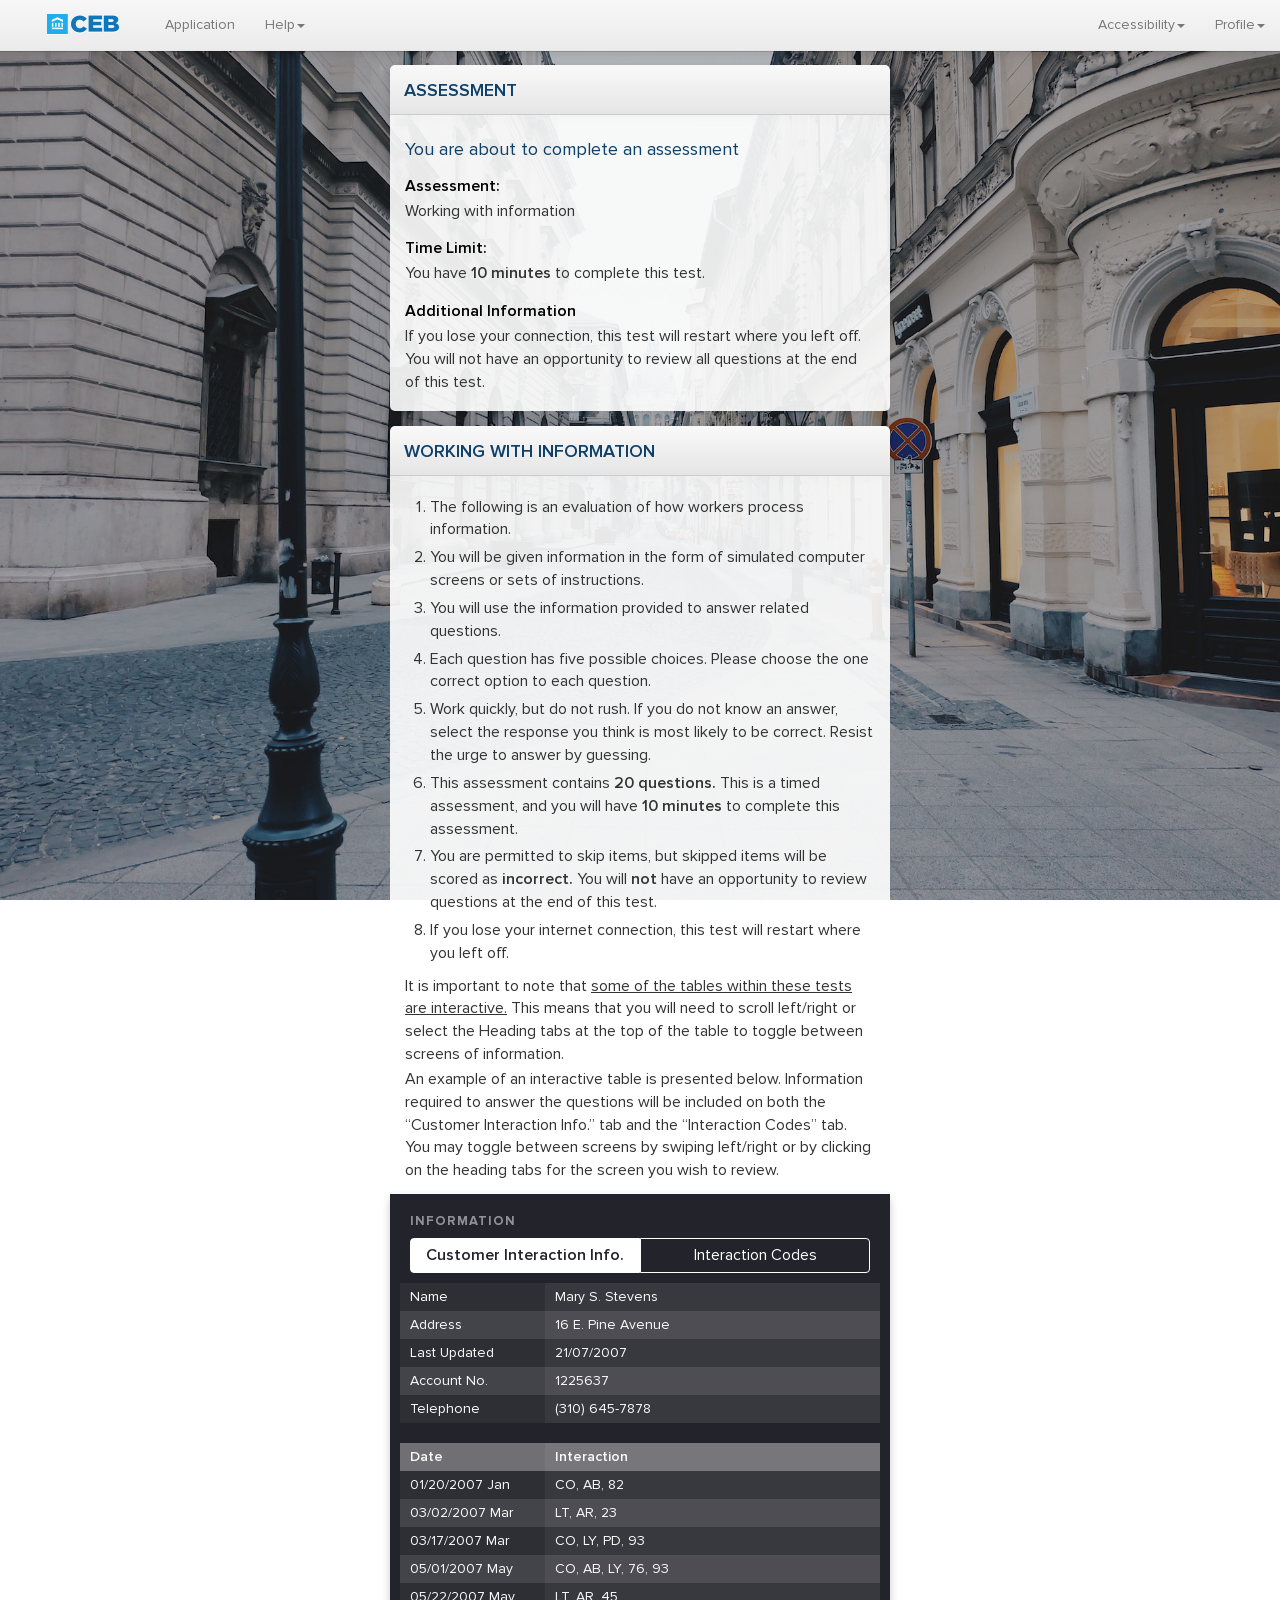
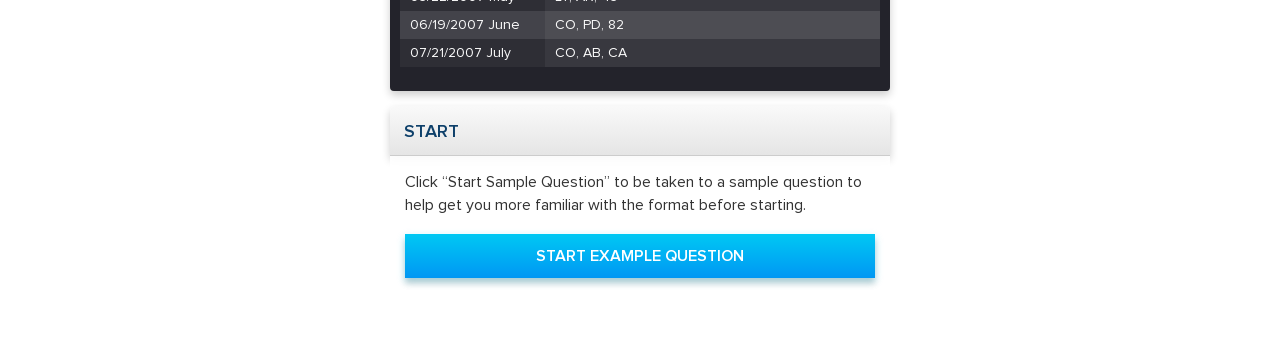
<file: index.html>
<!DOCTYPE HTML>
<html ng-app="ceb">

<head>
    <meta charset="utf-8">
    <meta name="viewport" content="width=device-width, initial-scale=1">
    <title>ceb</title>
    <link rel="shortcut icon" type="image/x-icon" href="favicon.ico">
    <!-- CSS files -->
    <link rel="stylesheet" href="css/master.css">
</head>

<body>
    <!-- TODO: Remove gulp partials, as angular supports partials in default -->
    <!-- Header -->
<nav class="navbar navbar-default navbar-fixed-top">
  <div class="container-fluid">
    <div class="navbar-header">
      <button type="button" class="navbar-toggle pull-left" data-toggle="collapse" data-target="#myNavbar">
      <span class="sr-only">Menu </span>
        <span class="icon-bar"></span>
        <span class="icon-bar"></span>
        <span class="icon-bar"></span>
      </button>

      <div class="navbar-center navbar-brand" href="#"><a class="navbar-brand"><img src="/images/logo.png" alt="C.E.B. logo"></a></div>
      <!-- <a class="navbar-brand" href="#"><img src="/images/logo.png"></a> -->
    </div>
    <div class="collapse navbar-collapse" id="myNavbar">
      <ul class="nav navbar-nav">
        <li ><a href="#">Application</a></li>
        <li class="dropdown">
          <a class="dropdown-toggle" data-toggle="dropdown" href="#">Help<span class="caret"></span></a>
          <ul class="dropdown-menu">
            <li><a href="#">Page 1-1</a></li>
            <li><a href="#">Page 1-2</a></li>
            <li><a href="#">Page 1-3</a></li>
          </ul>
        </li>
      </ul>
      <ul class="nav navbar-nav navbar-right">
              <li class="dropdown">
          <a class="dropdown-toggle" data-toggle="dropdown" href="#">Accessibility<span class="caret"></span></a>
          <ul class="dropdown-menu">
            <li><a href="#">Page 1-1</a></li>
            <li><a href="#">Page 1-2</a></li>
            <li><a href="#">Page 1-3</a></li>
          </ul>
        </li>
              <li class="dropdown">
          <a class="dropdown-toggle" data-toggle="dropdown" href="#">Profile<span class="caret"></span></a>
          <ul class="dropdown-menu">
            <li><a href="#">Page 1-1</a></li>
            <li><a href="#">Page 1-2</a></li>
            <li><a href="#">Page 1-3</a></li>
          </ul>
        </li>
      </ul>
    </div>
  </div>
</nav>

    <!-- Section to load different views-->
    <section class="section-app" ui-view>
    </section>
    
    <!-- JS files -->
    <script src="js/bower.js" type="text/javascript" charset="utf-8"></script>
    <script src="js/application.js" type="text/javascript" charset="utf-8"></script>
    <!-- endbuild -->
</body>

</html>
</file>
<file: css/master.css>
/* -----------------------------------------------------------------------
Version: 0.1

SMACSS [Scalable Modular Architecture for CSS]
Reference: http://smacss.com/

Categorizing:
1. Base  - Defaults elements, attribute selectors, pseudo-class selectors styling [example: body, form, a]
2. Layout  - Divide the page into sections [example: header, footer] [prefix: l-]
3. Modules - Reusable, Modular parts of design [example: sidebar, popup] [prefix: module-]
4. State - How our module or layouts look in particular state [example: expanded, active] [prefix: is-]
5. Theme - Look and feel of subcomponent based on theme [example: dark, light] [prefix: theme-]
6. Pages   - Page specific styles. [prefix: page-]
----------------------------------------------------------------------- */
/*-------------------------------------------------
MASTER: IMPORTING STYLESHEETS
-------------------------------------------------*/
/* http://meyerweb.com/eric/tools/css/reset/ 
   v2.0 | 20110126
   License: none (public domain)
*/
html, body, div, span, applet, object, iframe,
h1, h2, h3, h4, h5, h6, p, blockquote, pre,
a, abbr, acronym, address, big, cite, code,
del, dfn, em, img, ins, kbd, q, s, samp,
small, strike, strong, sub, sup, tt, var,
b, u, i, center,
dl, dt, dd, ol, ul, li,
fieldset, form, label, legend,
table, caption, tbody, tfoot, thead, tr, th, td,
article, aside, canvas, details, embed,
figure, figcaption, footer, header, hgroup,
menu, nav, output, ruby, section, summary,
time, mark, audio, video {
  margin: 0;
  padding: 0;
  border: 0;
  font-size: 100%;
  font: inherit;
  vertical-align: baseline; }

/* HTML5 display-role reset for older browsers */
article, aside, details, figcaption, figure,
footer, header, hgroup, menu, nav, section {
  display: block; }

body {
  line-height: 1; }

ol, ul {
  list-style: none; }

blockquote, q {
  quotes: none; }

blockquote:before, blockquote:after,
q:before, q:after {
  content: '';
  content: none; }

table {
  border-collapse: collapse;
  border-spacing: 0; }

/*-------------------------------------------------
SMACSS: VARIABLES
-------------------------------------------------*/
/* Colors */
/* Font */
/*
TODO ::
[] Integrate Bourbon to make use of most mixins - http://bourbon.io/docs/
*/
/*-------------------------------------------------
 MIXIN :: CLEARFIX
-------------------------------------------------*/
/*-------------------------------------------------
 MIXIN :: PIXEL TO EM CONVERTOR
-------------------------------------------------*/
/*-------------------------------------------------
 MIXIN :: BORDER RADIUS
-------------------------------------------------*/
/*-------------------------------------------------
 MIXIN :: TRANSITION
-------------------------------------------------*/
/*-------------------------------------------------
 MIXIN :: BOX SHADOW
-------------------------------------------------*/
/*-------------------------------------------------
 MIXIN :: SCALE - TRANSFORM
-------------------------------------------------*/
/*-------------------------------------------------
 MIXIN :: ROTATE - TRANSFORM
-------------------------------------------------*/
/*-------------------------------------------------
 MIXIN :: FONT STYLE
-------------------------------------------------*/
/*-------------------------------------------------
SMACSS: BASE
-------------------------------------------------*/
body {
  background: #000;
  color: #ced9e0;
  font-family: "Open Sans", "Arial", sans-serif; }

a {
  color: #5A5F62; }

a:hover {
  color: #ced9e0; }

/*!
 * Bootstrap v3.3.6 (http://getbootstrap.com)
 * Copyright 2011-2015 Twitter, Inc.
 * Licensed under MIT (https://github.com/twbs/bootstrap/blob/master/LICENSE)
 */
/*! normalize.css v3.0.3 | MIT License | github.com/necolas/normalize.css */
html {
  font-family: sans-serif;
  -webkit-text-size-adjust: 100%;
  -ms-text-size-adjust: 100%; }

body {
  margin: 0; }

article,
aside,
details,
figcaption,
figure,
footer,
header,
hgroup,
main,
menu,
nav,
section,
summary {
  display: block; }

audio,
canvas,
progress,
video {
  display: inline-block;
  vertical-align: baseline; }

audio:not([controls]) {
  display: none;
  height: 0; }

[hidden],
template {
  display: none; }

a {
  background-color: transparent; }

a:active,
a:hover {
  outline: 0; }

abbr[title] {
  border-bottom: 1px dotted; }

b,
strong {
  font-weight: bold; }

dfn {
  font-style: italic; }

h1 {
  margin: .67em 0;
  font-size: 2em; }

mark {
  color: #000;
  background: #ff0; }

small {
  font-size: 80%; }

sub,
sup {
  position: relative;
  font-size: 75%;
  line-height: 0;
  vertical-align: baseline; }

sup {
  top: -.5em; }

sub {
  bottom: -.25em; }

img {
  border: 0; }

svg:not(:root) {
  overflow: hidden; }

figure {
  margin: 1em 40px; }

hr {
  height: 0;
  box-sizing: content-box; }

pre {
  overflow: auto; }

code,
kbd,
pre,
samp {
  font-family: monospace, monospace;
  font-size: 1em; }

button,
input,
optgroup,
select,
textarea {
  margin: 0;
  font: inherit;
  color: inherit; }

button {
  overflow: visible; }

button,
select {
  text-transform: none; }

button,
html input[type="button"],
input[type="reset"],
input[type="submit"] {
  -webkit-appearance: button;
  cursor: pointer; }

button[disabled],
html input[disabled] {
  cursor: default; }

button::-moz-focus-inner,
input::-moz-focus-inner {
  padding: 0;
  border: 0; }

input {
  line-height: normal; }

input[type="checkbox"],
input[type="radio"] {
  box-sizing: border-box;
  padding: 0; }

input[type="number"]::-webkit-inner-spin-button,
input[type="number"]::-webkit-outer-spin-button {
  height: auto; }

input[type="search"] {
  box-sizing: content-box;
  -webkit-appearance: textfield; }

input[type="search"]::-webkit-search-cancel-button,
input[type="search"]::-webkit-search-decoration {
  -webkit-appearance: none; }

fieldset {
  padding: .35em .625em .75em;
  margin: 0 2px;
  border: 1px solid #c0c0c0; }

legend {
  padding: 0;
  border: 0; }

textarea {
  overflow: auto; }

optgroup {
  font-weight: bold; }

table {
  border-spacing: 0;
  border-collapse: collapse; }

td,
th {
  padding: 0; }

/*! Source: https://github.com/h5bp/html5-boilerplate/blob/master/src/css/main.css */
@media print {
  *,
  *:before,
  *:after {
    color: #000 !important;
    text-shadow: none !important;
    background: transparent !important;
    box-shadow: none !important; }
  a,
  a:visited {
    text-decoration: underline; }
  a[href]:after {
    content: " (" attr(href) ")"; }
  abbr[title]:after {
    content: " (" attr(title) ")"; }
  a[href^="#"]:after,
  a[href^="javascript:"]:after {
    content: ""; }
  pre,
  blockquote {
    border: 1px solid #999;
    page-break-inside: avoid; }
  thead {
    display: table-header-group; }
  tr,
  img {
    page-break-inside: avoid; }
  img {
    max-width: 100% !important; }
  p,
  h2,
  h3 {
    orphans: 3;
    widows: 3; }
  h2,
  h3 {
    page-break-after: avoid; }
  .navbar {
    display: none; }
  .btn > .caret,
  .dropup > .btn > .caret {
    border-top-color: #000 !important; }
  .label {
    border: 1px solid #000; }
  .table {
    border-collapse: collapse !important; }
  .table td,
  .table th {
    background-color: #fff !important; }
  .table-bordered th,
  .table-bordered td {
    border: 1px solid #ddd !important; } }

@font-face {
  font-family: 'Glyphicons Halflings';
  src: url("../fonts/glyphicons-halflings-regular.eot");
  src: url("../fonts/glyphicons-halflings-regular.eot?#iefix") format("embedded-opentype"), url("../fonts/glyphicons-halflings-regular.woff2") format("woff2"), url("../fonts/glyphicons-halflings-regular.woff") format("woff"), url("../fonts/glyphicons-halflings-regular.ttf") format("truetype"), url("../fonts/glyphicons-halflings-regular.svg#glyphicons_halflingsregular") format("svg"); }

.glyphicon {
  position: relative;
  top: 1px;
  display: inline-block;
  font-family: 'Glyphicons Halflings';
  font-style: normal;
  font-weight: normal;
  line-height: 1;
  -webkit-font-smoothing: antialiased;
  -moz-osx-font-smoothing: grayscale; }

.glyphicon-asterisk:before {
  content: "\002a"; }

.glyphicon-plus:before {
  content: "\002b"; }

.glyphicon-euro:before,
.glyphicon-eur:before {
  content: "\20ac"; }

.glyphicon-minus:before {
  content: "\2212"; }

.glyphicon-cloud:before {
  content: "\2601"; }

.glyphicon-envelope:before {
  content: "\2709"; }

.glyphicon-pencil:before {
  content: "\270f"; }

.glyphicon-glass:before {
  content: "\e001"; }

.glyphicon-music:before {
  content: "\e002"; }

.glyphicon-search:before {
  content: "\e003"; }

.glyphicon-heart:before {
  content: "\e005"; }

.glyphicon-star:before {
  content: "\e006"; }

.glyphicon-star-empty:before {
  content: "\e007"; }

.glyphicon-user:before {
  content: "\e008"; }

.glyphicon-film:before {
  content: "\e009"; }

.glyphicon-th-large:before {
  content: "\e010"; }

.glyphicon-th:before {
  content: "\e011"; }

.glyphicon-th-list:before {
  content: "\e012"; }

.glyphicon-ok:before {
  content: "\e013"; }

.glyphicon-remove:before {
  content: "\e014"; }

.glyphicon-zoom-in:before {
  content: "\e015"; }

.glyphicon-zoom-out:before {
  content: "\e016"; }

.glyphicon-off:before {
  content: "\e017"; }

.glyphicon-signal:before {
  content: "\e018"; }

.glyphicon-cog:before {
  content: "\e019"; }

.glyphicon-trash:before {
  content: "\e020"; }

.glyphicon-home:before {
  content: "\e021"; }

.glyphicon-file:before {
  content: "\e022"; }

.glyphicon-time:before {
  content: "\e023"; }

.glyphicon-road:before {
  content: "\e024"; }

.glyphicon-download-alt:before {
  content: "\e025"; }

.glyphicon-download:before {
  content: "\e026"; }

.glyphicon-upload:before {
  content: "\e027"; }

.glyphicon-inbox:before {
  content: "\e028"; }

.glyphicon-play-circle:before {
  content: "\e029"; }

.glyphicon-repeat:before {
  content: "\e030"; }

.glyphicon-refresh:before {
  content: "\e031"; }

.glyphicon-list-alt:before {
  content: "\e032"; }

.glyphicon-lock:before {
  content: "\e033"; }

.glyphicon-flag:before {
  content: "\e034"; }

.glyphicon-headphones:before {
  content: "\e035"; }

.glyphicon-volume-off:before {
  content: "\e036"; }

.glyphicon-volume-down:before {
  content: "\e037"; }

.glyphicon-volume-up:before {
  content: "\e038"; }

.glyphicon-qrcode:before {
  content: "\e039"; }

.glyphicon-barcode:before {
  content: "\e040"; }

.glyphicon-tag:before {
  content: "\e041"; }

.glyphicon-tags:before {
  content: "\e042"; }

.glyphicon-book:before {
  content: "\e043"; }

.glyphicon-bookmark:before {
  content: "\e044"; }

.glyphicon-print:before {
  content: "\e045"; }

.glyphicon-camera:before {
  content: "\e046"; }

.glyphicon-font:before {
  content: "\e047"; }

.glyphicon-bold:before {
  content: "\e048"; }

.glyphicon-italic:before {
  content: "\e049"; }

.glyphicon-text-height:before {
  content: "\e050"; }

.glyphicon-text-width:before {
  content: "\e051"; }

.glyphicon-align-left:before {
  content: "\e052"; }

.glyphicon-align-center:before {
  content: "\e053"; }

.glyphicon-align-right:before {
  content: "\e054"; }

.glyphicon-align-justify:before {
  content: "\e055"; }

.glyphicon-list:before {
  content: "\e056"; }

.glyphicon-indent-left:before {
  content: "\e057"; }

.glyphicon-indent-right:before {
  content: "\e058"; }

.glyphicon-facetime-video:before {
  content: "\e059"; }

.glyphicon-picture:before {
  content: "\e060"; }

.glyphicon-map-marker:before {
  content: "\e062"; }

.glyphicon-adjust:before {
  content: "\e063"; }

.glyphicon-tint:before {
  content: "\e064"; }

.glyphicon-edit:before {
  content: "\e065"; }

.glyphicon-share:before {
  content: "\e066"; }

.glyphicon-check:before {
  content: "\e067"; }

.glyphicon-move:before {
  content: "\e068"; }

.glyphicon-step-backward:before {
  content: "\e069"; }

.glyphicon-fast-backward:before {
  content: "\e070"; }

.glyphicon-backward:before {
  content: "\e071"; }

.glyphicon-play:before {
  content: "\e072"; }

.glyphicon-pause:before {
  content: "\e073"; }

.glyphicon-stop:before {
  content: "\e074"; }

.glyphicon-forward:before {
  content: "\e075"; }

.glyphicon-fast-forward:before {
  content: "\e076"; }

.glyphicon-step-forward:before {
  content: "\e077"; }

.glyphicon-eject:before {
  content: "\e078"; }

.glyphicon-chevron-left:before {
  content: "\e079"; }

.glyphicon-chevron-right:before {
  content: "\e080"; }

.glyphicon-plus-sign:before {
  content: "\e081"; }

.glyphicon-minus-sign:before {
  content: "\e082"; }

.glyphicon-remove-sign:before {
  content: "\e083"; }

.glyphicon-ok-sign:before {
  content: "\e084"; }

.glyphicon-question-sign:before {
  content: "\e085"; }

.glyphicon-info-sign:before {
  content: "\e086"; }

.glyphicon-screenshot:before {
  content: "\e087"; }

.glyphicon-remove-circle:before {
  content: "\e088"; }

.glyphicon-ok-circle:before {
  content: "\e089"; }

.glyphicon-ban-circle:before {
  content: "\e090"; }

.glyphicon-arrow-left:before {
  content: "\e091"; }

.glyphicon-arrow-right:before {
  content: "\e092"; }

.glyphicon-arrow-up:before {
  content: "\e093"; }

.glyphicon-arrow-down:before {
  content: "\e094"; }

.glyphicon-share-alt:before {
  content: "\e095"; }

.glyphicon-resize-full:before {
  content: "\e096"; }

.glyphicon-resize-small:before {
  content: "\e097"; }

.glyphicon-exclamation-sign:before {
  content: "\e101"; }

.glyphicon-gift:before {
  content: "\e102"; }

.glyphicon-leaf:before {
  content: "\e103"; }

.glyphicon-fire:before {
  content: "\e104"; }

.glyphicon-eye-open:before {
  content: "\e105"; }

.glyphicon-eye-close:before {
  content: "\e106"; }

.glyphicon-warning-sign:before {
  content: "\e107"; }

.glyphicon-plane:before {
  content: "\e108"; }

.glyphicon-calendar:before {
  content: "\e109"; }

.glyphicon-random:before {
  content: "\e110"; }

.glyphicon-comment:before {
  content: "\e111"; }

.glyphicon-magnet:before {
  content: "\e112"; }

.glyphicon-chevron-up:before {
  content: "\e113"; }

.glyphicon-chevron-down:before {
  content: "\e114"; }

.glyphicon-retweet:before {
  content: "\e115"; }

.glyphicon-shopping-cart:before {
  content: "\e116"; }

.glyphicon-folder-close:before {
  content: "\e117"; }

.glyphicon-folder-open:before {
  content: "\e118"; }

.glyphicon-resize-vertical:before {
  content: "\e119"; }

.glyphicon-resize-horizontal:before {
  content: "\e120"; }

.glyphicon-hdd:before {
  content: "\e121"; }

.glyphicon-bullhorn:before {
  content: "\e122"; }

.glyphicon-bell:before {
  content: "\e123"; }

.glyphicon-certificate:before {
  content: "\e124"; }

.glyphicon-thumbs-up:before {
  content: "\e125"; }

.glyphicon-thumbs-down:before {
  content: "\e126"; }

.glyphicon-hand-right:before {
  content: "\e127"; }

.glyphicon-hand-left:before {
  content: "\e128"; }

.glyphicon-hand-up:before {
  content: "\e129"; }

.glyphicon-hand-down:before {
  content: "\e130"; }

.glyphicon-circle-arrow-right:before {
  content: "\e131"; }

.glyphicon-circle-arrow-left:before {
  content: "\e132"; }

.glyphicon-circle-arrow-up:before {
  content: "\e133"; }

.glyphicon-circle-arrow-down:before {
  content: "\e134"; }

.glyphicon-globe:before {
  content: "\e135"; }

.glyphicon-wrench:before {
  content: "\e136"; }

.glyphicon-tasks:before {
  content: "\e137"; }

.glyphicon-filter:before {
  content: "\e138"; }

.glyphicon-briefcase:before {
  content: "\e139"; }

.glyphicon-fullscreen:before {
  content: "\e140"; }

.glyphicon-dashboard:before {
  content: "\e141"; }

.glyphicon-paperclip:before {
  content: "\e142"; }

.glyphicon-heart-empty:before {
  content: "\e143"; }

.glyphicon-link:before {
  content: "\e144"; }

.glyphicon-phone:before {
  content: "\e145"; }

.glyphicon-pushpin:before {
  content: "\e146"; }

.glyphicon-usd:before {
  content: "\e148"; }

.glyphicon-gbp:before {
  content: "\e149"; }

.glyphicon-sort:before {
  content: "\e150"; }

.glyphicon-sort-by-alphabet:before {
  content: "\e151"; }

.glyphicon-sort-by-alphabet-alt:before {
  content: "\e152"; }

.glyphicon-sort-by-order:before {
  content: "\e153"; }

.glyphicon-sort-by-order-alt:before {
  content: "\e154"; }

.glyphicon-sort-by-attributes:before {
  content: "\e155"; }

.glyphicon-sort-by-attributes-alt:before {
  content: "\e156"; }

.glyphicon-unchecked:before {
  content: "\e157"; }

.glyphicon-expand:before {
  content: "\e158"; }

.glyphicon-collapse-down:before {
  content: "\e159"; }

.glyphicon-collapse-up:before {
  content: "\e160"; }

.glyphicon-log-in:before {
  content: "\e161"; }

.glyphicon-flash:before {
  content: "\e162"; }

.glyphicon-log-out:before {
  content: "\e163"; }

.glyphicon-new-window:before {
  content: "\e164"; }

.glyphicon-record:before {
  content: "\e165"; }

.glyphicon-save:before {
  content: "\e166"; }

.glyphicon-open:before {
  content: "\e167"; }

.glyphicon-saved:before {
  content: "\e168"; }

.glyphicon-import:before {
  content: "\e169"; }

.glyphicon-export:before {
  content: "\e170"; }

.glyphicon-send:before {
  content: "\e171"; }

.glyphicon-floppy-disk:before {
  content: "\e172"; }

.glyphicon-floppy-saved:before {
  content: "\e173"; }

.glyphicon-floppy-remove:before {
  content: "\e174"; }

.glyphicon-floppy-save:before {
  content: "\e175"; }

.glyphicon-floppy-open:before {
  content: "\e176"; }

.glyphicon-credit-card:before {
  content: "\e177"; }

.glyphicon-transfer:before {
  content: "\e178"; }

.glyphicon-cutlery:before {
  content: "\e179"; }

.glyphicon-header:before {
  content: "\e180"; }

.glyphicon-compressed:before {
  content: "\e181"; }

.glyphicon-earphone:before {
  content: "\e182"; }

.glyphicon-phone-alt:before {
  content: "\e183"; }

.glyphicon-tower:before {
  content: "\e184"; }

.glyphicon-stats:before {
  content: "\e185"; }

.glyphicon-sd-video:before {
  content: "\e186"; }

.glyphicon-hd-video:before {
  content: "\e187"; }

.glyphicon-subtitles:before {
  content: "\e188"; }

.glyphicon-sound-stereo:before {
  content: "\e189"; }

.glyphicon-sound-dolby:before {
  content: "\e190"; }

.glyphicon-sound-5-1:before {
  content: "\e191"; }

.glyphicon-sound-6-1:before {
  content: "\e192"; }

.glyphicon-sound-7-1:before {
  content: "\e193"; }

.glyphicon-copyright-mark:before {
  content: "\e194"; }

.glyphicon-registration-mark:before {
  content: "\e195"; }

.glyphicon-cloud-download:before {
  content: "\e197"; }

.glyphicon-cloud-upload:before {
  content: "\e198"; }

.glyphicon-tree-conifer:before {
  content: "\e199"; }

.glyphicon-tree-deciduous:before {
  content: "\e200"; }

.glyphicon-cd:before {
  content: "\e201"; }

.glyphicon-save-file:before {
  content: "\e202"; }

.glyphicon-open-file:before {
  content: "\e203"; }

.glyphicon-level-up:before {
  content: "\e204"; }

.glyphicon-copy:before {
  content: "\e205"; }

.glyphicon-paste:before {
  content: "\e206"; }

.glyphicon-alert:before {
  content: "\e209"; }

.glyphicon-equalizer:before {
  content: "\e210"; }

.glyphicon-king:before {
  content: "\e211"; }

.glyphicon-queen:before {
  content: "\e212"; }

.glyphicon-pawn:before {
  content: "\e213"; }

.glyphicon-bishop:before {
  content: "\e214"; }

.glyphicon-knight:before {
  content: "\e215"; }

.glyphicon-baby-formula:before {
  content: "\e216"; }

.glyphicon-tent:before {
  content: "\26fa"; }

.glyphicon-blackboard:before {
  content: "\e218"; }

.glyphicon-bed:before {
  content: "\e219"; }

.glyphicon-apple:before {
  content: "\f8ff"; }

.glyphicon-erase:before {
  content: "\e221"; }

.glyphicon-hourglass:before {
  content: "\231b"; }

.glyphicon-lamp:before {
  content: "\e223"; }

.glyphicon-duplicate:before {
  content: "\e224"; }

.glyphicon-piggy-bank:before {
  content: "\e225"; }

.glyphicon-scissors:before {
  content: "\e226"; }

.glyphicon-bitcoin:before {
  content: "\e227"; }

.glyphicon-btc:before {
  content: "\e227"; }

.glyphicon-xbt:before {
  content: "\e227"; }

.glyphicon-yen:before {
  content: "\00a5"; }

.glyphicon-jpy:before {
  content: "\00a5"; }

.glyphicon-ruble:before {
  content: "\20bd"; }

.glyphicon-rub:before {
  content: "\20bd"; }

.glyphicon-scale:before {
  content: "\e230"; }

.glyphicon-ice-lolly:before {
  content: "\e231"; }

.glyphicon-ice-lolly-tasted:before {
  content: "\e232"; }

.glyphicon-education:before {
  content: "\e233"; }

.glyphicon-option-horizontal:before {
  content: "\e234"; }

.glyphicon-option-vertical:before {
  content: "\e235"; }

.glyphicon-menu-hamburger:before {
  content: "\e236"; }

.glyphicon-modal-window:before {
  content: "\e237"; }

.glyphicon-oil:before {
  content: "\e238"; }

.glyphicon-grain:before {
  content: "\e239"; }

.glyphicon-sunglasses:before {
  content: "\e240"; }

.glyphicon-text-size:before {
  content: "\e241"; }

.glyphicon-text-color:before {
  content: "\e242"; }

.glyphicon-text-background:before {
  content: "\e243"; }

.glyphicon-object-align-top:before {
  content: "\e244"; }

.glyphicon-object-align-bottom:before {
  content: "\e245"; }

.glyphicon-object-align-horizontal:before {
  content: "\e246"; }

.glyphicon-object-align-left:before {
  content: "\e247"; }

.glyphicon-object-align-vertical:before {
  content: "\e248"; }

.glyphicon-object-align-right:before {
  content: "\e249"; }

.glyphicon-triangle-right:before {
  content: "\e250"; }

.glyphicon-triangle-left:before {
  content: "\e251"; }

.glyphicon-triangle-bottom:before {
  content: "\e252"; }

.glyphicon-triangle-top:before {
  content: "\e253"; }

.glyphicon-console:before {
  content: "\e254"; }

.glyphicon-superscript:before {
  content: "\e255"; }

.glyphicon-subscript:before {
  content: "\e256"; }

.glyphicon-menu-left:before {
  content: "\e257"; }

.glyphicon-menu-right:before {
  content: "\e258"; }

.glyphicon-menu-down:before {
  content: "\e259"; }

.glyphicon-menu-up:before {
  content: "\e260"; }

* {
  box-sizing: border-box; }

*:before,
*:after {
  box-sizing: border-box; }

html {
  font-size: 10px;
  -webkit-tap-highlight-color: transparent; }

body {
  font-family: "Helvetica Neue", Helvetica, Arial, sans-serif;
  font-size: 14px;
  line-height: 1.42857143;
  color: #333;
  background-color: #fff; }

input,
button,
select,
textarea {
  font-family: inherit;
  font-size: inherit;
  line-height: inherit; }

a {
  color: #337ab7;
  text-decoration: none; }

a:hover,
a:focus {
  color: #23527c;
  text-decoration: underline; }

a:focus {
  outline: thin dotted;
  outline: 5px auto -webkit-focus-ring-color;
  outline-offset: -2px; }

figure {
  margin: 0; }

img {
  vertical-align: middle; }

.img-responsive,
.thumbnail > img,
.thumbnail a > img,
.carousel-inner > .item > img,
.carousel-inner > .item > a > img {
  display: block;
  max-width: 100%;
  height: auto; }

.img-rounded {
  border-radius: 6px; }

.img-thumbnail {
  display: inline-block;
  max-width: 100%;
  height: auto;
  padding: 4px;
  line-height: 1.42857143;
  background-color: #fff;
  border: 1px solid #ddd;
  border-radius: 4px;
  transition: all .2s ease-in-out; }

.img-circle {
  border-radius: 50%; }

hr {
  margin-top: 20px;
  margin-bottom: 20px;
  border: 0;
  border-top: 1px solid #eee; }

.sr-only {
  position: absolute;
  width: 1px;
  height: 1px;
  padding: 0;
  margin: -1px;
  overflow: hidden;
  clip: rect(0, 0, 0, 0);
  border: 0; }

.sr-only-focusable:active,
.sr-only-focusable:focus {
  position: static;
  width: auto;
  height: auto;
  margin: 0;
  overflow: visible;
  clip: auto; }

[role="button"] {
  cursor: pointer; }

h1,
h2,
h3,
h4,
h5,
h6,
.h1,
.h2,
.h3,
.h4,
.h5,
.h6 {
  font-family: inherit;
  font-weight: 500;
  line-height: 1.1;
  color: inherit; }

h1 small,
h2 small,
h3 small,
h4 small,
h5 small,
h6 small,
.h1 small,
.h2 small,
.h3 small,
.h4 small,
.h5 small,
.h6 small,
h1 .small,
h2 .small,
h3 .small,
h4 .small,
h5 .small,
h6 .small,
.h1 .small,
.h2 .small,
.h3 .small,
.h4 .small,
.h5 .small,
.h6 .small {
  font-weight: normal;
  line-height: 1;
  color: #777; }

h1,
.h1,
h2,
.h2,
h3,
.h3 {
  margin-top: 20px;
  margin-bottom: 10px; }

h1 small,
.h1 small,
h2 small,
.h2 small,
h3 small,
.h3 small,
h1 .small,
.h1 .small,
h2 .small,
.h2 .small,
h3 .small,
.h3 .small {
  font-size: 65%; }

h4,
.h4,
h5,
.h5,
h6,
.h6 {
  margin-top: 10px;
  margin-bottom: 10px; }

h4 small,
.h4 small,
h5 small,
.h5 small,
h6 small,
.h6 small,
h4 .small,
.h4 .small,
h5 .small,
.h5 .small,
h6 .small,
.h6 .small {
  font-size: 75%; }

h1,
.h1 {
  font-size: 36px; }

h2,
.h2 {
  font-size: 30px; }

h3,
.h3 {
  font-size: 24px; }

h4,
.h4 {
  font-size: 18px; }

h5,
.h5 {
  font-size: 14px; }

h6,
.h6 {
  font-size: 12px; }

p {
  margin: 0 0 10px; }

.lead {
  margin-bottom: 20px;
  font-size: 16px;
  font-weight: 300;
  line-height: 1.4; }

@media (min-width: 768px) {
  .lead {
    font-size: 21px; } }

small,
.small {
  font-size: 85%; }

mark,
.mark {
  padding: .2em;
  background-color: #fcf8e3; }

.text-left {
  text-align: left; }

.text-right {
  text-align: right; }

.text-center {
  text-align: center; }

.text-justify {
  text-align: justify; }

.text-nowrap {
  white-space: nowrap; }

.text-lowercase {
  text-transform: lowercase; }

.text-uppercase {
  text-transform: uppercase; }

.text-capitalize {
  text-transform: capitalize; }

.text-muted {
  color: #777; }

.text-primary {
  color: #337ab7; }

a.text-primary:hover,
a.text-primary:focus {
  color: #286090; }

.text-success {
  color: #3c763d; }

a.text-success:hover,
a.text-success:focus {
  color: #2b542c; }

.text-info {
  color: #31708f; }

a.text-info:hover,
a.text-info:focus {
  color: #245269; }

.text-warning {
  color: #8a6d3b; }

a.text-warning:hover,
a.text-warning:focus {
  color: #66512c; }

.text-danger {
  color: #a94442; }

a.text-danger:hover,
a.text-danger:focus {
  color: #843534; }

.bg-primary {
  color: #fff;
  background-color: #337ab7; }

a.bg-primary:hover,
a.bg-primary:focus {
  background-color: #286090; }

.bg-success {
  background-color: #dff0d8; }

a.bg-success:hover,
a.bg-success:focus {
  background-color: #c1e2b3; }

.bg-info {
  background-color: #d9edf7; }

a.bg-info:hover,
a.bg-info:focus {
  background-color: #afd9ee; }

.bg-warning {
  background-color: #fcf8e3; }

a.bg-warning:hover,
a.bg-warning:focus {
  background-color: #f7ecb5; }

.bg-danger {
  background-color: #f2dede; }

a.bg-danger:hover,
a.bg-danger:focus {
  background-color: #e4b9b9; }

.page-header {
  padding-bottom: 9px;
  margin: 40px 0 20px;
  border-bottom: 1px solid #eee; }

ul,
ol {
  margin-top: 0;
  margin-bottom: 10px; }

ul ul,
ol ul,
ul ol,
ol ol {
  margin-bottom: 0; }

.list-unstyled {
  padding-left: 0;
  list-style: none; }

.list-inline {
  padding-left: 0;
  margin-left: -5px;
  list-style: none; }

.list-inline > li {
  display: inline-block;
  padding-right: 5px;
  padding-left: 5px; }

dl {
  margin-top: 0;
  margin-bottom: 20px; }

dt,
dd {
  line-height: 1.42857143; }

dt {
  font-weight: bold; }

dd {
  margin-left: 0; }

@media (min-width: 768px) {
  .dl-horizontal dt {
    float: left;
    width: 160px;
    overflow: hidden;
    clear: left;
    text-align: right;
    text-overflow: ellipsis;
    white-space: nowrap; }
  .dl-horizontal dd {
    margin-left: 180px; } }

abbr[title],
abbr[data-original-title] {
  cursor: help;
  border-bottom: 1px dotted #777; }

.initialism {
  font-size: 90%;
  text-transform: uppercase; }

blockquote {
  padding: 10px 20px;
  margin: 0 0 20px;
  font-size: 17.5px;
  border-left: 5px solid #eee; }

blockquote p:last-child,
blockquote ul:last-child,
blockquote ol:last-child {
  margin-bottom: 0; }

blockquote footer,
blockquote small,
blockquote .small {
  display: block;
  font-size: 80%;
  line-height: 1.42857143;
  color: #777; }

blockquote footer:before,
blockquote small:before,
blockquote .small:before {
  content: '\2014 \00A0'; }

.blockquote-reverse,
blockquote.pull-right {
  padding-right: 15px;
  padding-left: 0;
  text-align: right;
  border-right: 5px solid #eee;
  border-left: 0; }

.blockquote-reverse footer:before,
blockquote.pull-right footer:before,
.blockquote-reverse small:before,
blockquote.pull-right small:before,
.blockquote-reverse .small:before,
blockquote.pull-right .small:before {
  content: ''; }

.blockquote-reverse footer:after,
blockquote.pull-right footer:after,
.blockquote-reverse small:after,
blockquote.pull-right small:after,
.blockquote-reverse .small:after,
blockquote.pull-right .small:after {
  content: '\00A0 \2014'; }

address {
  margin-bottom: 20px;
  font-style: normal;
  line-height: 1.42857143; }

code,
kbd,
pre,
samp {
  font-family: Menlo, Monaco, Consolas, "Courier New", monospace; }

code {
  padding: 2px 4px;
  font-size: 90%;
  color: #c7254e;
  background-color: #f9f2f4;
  border-radius: 4px; }

kbd {
  padding: 2px 4px;
  font-size: 90%;
  color: #fff;
  background-color: #333;
  border-radius: 3px;
  box-shadow: inset 0 -1px 0 rgba(0, 0, 0, 0.25); }

kbd kbd {
  padding: 0;
  font-size: 100%;
  font-weight: bold;
  box-shadow: none; }

pre {
  display: block;
  padding: 9.5px;
  margin: 0 0 10px;
  font-size: 13px;
  line-height: 1.42857143;
  color: #333;
  word-break: break-all;
  word-wrap: break-word;
  background-color: #f5f5f5;
  border: 1px solid #ccc;
  border-radius: 4px; }

pre code {
  padding: 0;
  font-size: inherit;
  color: inherit;
  white-space: pre-wrap;
  background-color: transparent;
  border-radius: 0; }

.pre-scrollable {
  max-height: 340px;
  overflow-y: scroll; }

.container {
  padding-right: 15px;
  padding-left: 15px;
  margin-right: auto;
  margin-left: auto; }

@media (min-width: 768px) {
  .container {
    width: 750px; } }

@media (min-width: 992px) {
  .container {
    width: 970px; } }

@media (min-width: 1200px) {
  .container {
    width: 1170px; } }

.container-fluid {
  padding-right: 15px;
  padding-left: 15px;
  margin-right: auto;
  margin-left: auto; }

.row {
  margin-right: -15px;
  margin-left: -15px; }

.col-xs-1, .col-sm-1, .col-md-1, .col-lg-1, .col-xs-2, .col-sm-2, .col-md-2, .col-lg-2, .col-xs-3, .col-sm-3, .col-md-3, .col-lg-3, .col-xs-4, .col-sm-4, .col-md-4, .col-lg-4, .col-xs-5, .col-sm-5, .col-md-5, .col-lg-5, .col-xs-6, .col-sm-6, .col-md-6, .col-lg-6, .col-xs-7, .col-sm-7, .col-md-7, .col-lg-7, .col-xs-8, .col-sm-8, .col-md-8, .col-lg-8, .col-xs-9, .col-sm-9, .col-md-9, .col-lg-9, .col-xs-10, .col-sm-10, .col-md-10, .col-lg-10, .col-xs-11, .col-sm-11, .col-md-11, .col-lg-11, .col-xs-12, .col-sm-12, .col-md-12, .col-lg-12 {
  position: relative;
  min-height: 1px;
  padding-right: 15px;
  padding-left: 15px; }

.col-xs-1, .col-xs-2, .col-xs-3, .col-xs-4, .col-xs-5, .col-xs-6, .col-xs-7, .col-xs-8, .col-xs-9, .col-xs-10, .col-xs-11, .col-xs-12 {
  float: left; }

.col-xs-12 {
  width: 100%; }

.col-xs-11 {
  width: 91.66666667%; }

.col-xs-10 {
  width: 83.33333333%; }

.col-xs-9 {
  width: 75%; }

.col-xs-8 {
  width: 66.66666667%; }

.col-xs-7 {
  width: 58.33333333%; }

.col-xs-6 {
  width: 50%; }

.col-xs-5 {
  width: 41.66666667%; }

.col-xs-4 {
  width: 33.33333333%; }

.col-xs-3 {
  width: 25%; }

.col-xs-2 {
  width: 16.66666667%; }

.col-xs-1 {
  width: 8.33333333%; }

.col-xs-pull-12 {
  right: 100%; }

.col-xs-pull-11 {
  right: 91.66666667%; }

.col-xs-pull-10 {
  right: 83.33333333%; }

.col-xs-pull-9 {
  right: 75%; }

.col-xs-pull-8 {
  right: 66.66666667%; }

.col-xs-pull-7 {
  right: 58.33333333%; }

.col-xs-pull-6 {
  right: 50%; }

.col-xs-pull-5 {
  right: 41.66666667%; }

.col-xs-pull-4 {
  right: 33.33333333%; }

.col-xs-pull-3 {
  right: 25%; }

.col-xs-pull-2 {
  right: 16.66666667%; }

.col-xs-pull-1 {
  right: 8.33333333%; }

.col-xs-pull-0 {
  right: auto; }

.col-xs-push-12 {
  left: 100%; }

.col-xs-push-11 {
  left: 91.66666667%; }

.col-xs-push-10 {
  left: 83.33333333%; }

.col-xs-push-9 {
  left: 75%; }

.col-xs-push-8 {
  left: 66.66666667%; }

.col-xs-push-7 {
  left: 58.33333333%; }

.col-xs-push-6 {
  left: 50%; }

.col-xs-push-5 {
  left: 41.66666667%; }

.col-xs-push-4 {
  left: 33.33333333%; }

.col-xs-push-3 {
  left: 25%; }

.col-xs-push-2 {
  left: 16.66666667%; }

.col-xs-push-1 {
  left: 8.33333333%; }

.col-xs-push-0 {
  left: auto; }

.col-xs-offset-12 {
  margin-left: 100%; }

.col-xs-offset-11 {
  margin-left: 91.66666667%; }

.col-xs-offset-10 {
  margin-left: 83.33333333%; }

.col-xs-offset-9 {
  margin-left: 75%; }

.col-xs-offset-8 {
  margin-left: 66.66666667%; }

.col-xs-offset-7 {
  margin-left: 58.33333333%; }

.col-xs-offset-6 {
  margin-left: 50%; }

.col-xs-offset-5 {
  margin-left: 41.66666667%; }

.col-xs-offset-4 {
  margin-left: 33.33333333%; }

.col-xs-offset-3 {
  margin-left: 25%; }

.col-xs-offset-2 {
  margin-left: 16.66666667%; }

.col-xs-offset-1 {
  margin-left: 8.33333333%; }

.col-xs-offset-0 {
  margin-left: 0; }

@media (min-width: 768px) {
  .col-sm-1, .col-sm-2, .col-sm-3, .col-sm-4, .col-sm-5, .col-sm-6, .col-sm-7, .col-sm-8, .col-sm-9, .col-sm-10, .col-sm-11, .col-sm-12 {
    float: left; }
  .col-sm-12 {
    width: 100%; }
  .col-sm-11 {
    width: 91.66666667%; }
  .col-sm-10 {
    width: 83.33333333%; }
  .col-sm-9 {
    width: 75%; }
  .col-sm-8 {
    width: 66.66666667%; }
  .col-sm-7 {
    width: 58.33333333%; }
  .col-sm-6 {
    width: 50%; }
  .col-sm-5 {
    width: 41.66666667%; }
  .col-sm-4 {
    width: 33.33333333%; }
  .col-sm-3 {
    width: 25%; }
  .col-sm-2 {
    width: 16.66666667%; }
  .col-sm-1 {
    width: 8.33333333%; }
  .col-sm-pull-12 {
    right: 100%; }
  .col-sm-pull-11 {
    right: 91.66666667%; }
  .col-sm-pull-10 {
    right: 83.33333333%; }
  .col-sm-pull-9 {
    right: 75%; }
  .col-sm-pull-8 {
    right: 66.66666667%; }
  .col-sm-pull-7 {
    right: 58.33333333%; }
  .col-sm-pull-6 {
    right: 50%; }
  .col-sm-pull-5 {
    right: 41.66666667%; }
  .col-sm-pull-4 {
    right: 33.33333333%; }
  .col-sm-pull-3 {
    right: 25%; }
  .col-sm-pull-2 {
    right: 16.66666667%; }
  .col-sm-pull-1 {
    right: 8.33333333%; }
  .col-sm-pull-0 {
    right: auto; }
  .col-sm-push-12 {
    left: 100%; }
  .col-sm-push-11 {
    left: 91.66666667%; }
  .col-sm-push-10 {
    left: 83.33333333%; }
  .col-sm-push-9 {
    left: 75%; }
  .col-sm-push-8 {
    left: 66.66666667%; }
  .col-sm-push-7 {
    left: 58.33333333%; }
  .col-sm-push-6 {
    left: 50%; }
  .col-sm-push-5 {
    left: 41.66666667%; }
  .col-sm-push-4 {
    left: 33.33333333%; }
  .col-sm-push-3 {
    left: 25%; }
  .col-sm-push-2 {
    left: 16.66666667%; }
  .col-sm-push-1 {
    left: 8.33333333%; }
  .col-sm-push-0 {
    left: auto; }
  .col-sm-offset-12 {
    margin-left: 100%; }
  .col-sm-offset-11 {
    margin-left: 91.66666667%; }
  .col-sm-offset-10 {
    margin-left: 83.33333333%; }
  .col-sm-offset-9 {
    margin-left: 75%; }
  .col-sm-offset-8 {
    margin-left: 66.66666667%; }
  .col-sm-offset-7 {
    margin-left: 58.33333333%; }
  .col-sm-offset-6 {
    margin-left: 50%; }
  .col-sm-offset-5 {
    margin-left: 41.66666667%; }
  .col-sm-offset-4 {
    margin-left: 33.33333333%; }
  .col-sm-offset-3 {
    margin-left: 25%; }
  .col-sm-offset-2 {
    margin-left: 16.66666667%; }
  .col-sm-offset-1 {
    margin-left: 8.33333333%; }
  .col-sm-offset-0 {
    margin-left: 0; } }

@media (min-width: 992px) {
  .col-md-1, .col-md-2, .col-md-3, .col-md-4, .col-md-5, .col-md-6, .col-md-7, .col-md-8, .col-md-9, .col-md-10, .col-md-11, .col-md-12 {
    float: left; }
  .col-md-12 {
    width: 100%; }
  .col-md-11 {
    width: 91.66666667%; }
  .col-md-10 {
    width: 83.33333333%; }
  .col-md-9 {
    width: 75%; }
  .col-md-8 {
    width: 66.66666667%; }
  .col-md-7 {
    width: 58.33333333%; }
  .col-md-6 {
    width: 50%; }
  .col-md-5 {
    width: 41.66666667%; }
  .col-md-4 {
    width: 33.33333333%; }
  .col-md-3 {
    width: 25%; }
  .col-md-2 {
    width: 16.66666667%; }
  .col-md-1 {
    width: 8.33333333%; }
  .col-md-pull-12 {
    right: 100%; }
  .col-md-pull-11 {
    right: 91.66666667%; }
  .col-md-pull-10 {
    right: 83.33333333%; }
  .col-md-pull-9 {
    right: 75%; }
  .col-md-pull-8 {
    right: 66.66666667%; }
  .col-md-pull-7 {
    right: 58.33333333%; }
  .col-md-pull-6 {
    right: 50%; }
  .col-md-pull-5 {
    right: 41.66666667%; }
  .col-md-pull-4 {
    right: 33.33333333%; }
  .col-md-pull-3 {
    right: 25%; }
  .col-md-pull-2 {
    right: 16.66666667%; }
  .col-md-pull-1 {
    right: 8.33333333%; }
  .col-md-pull-0 {
    right: auto; }
  .col-md-push-12 {
    left: 100%; }
  .col-md-push-11 {
    left: 91.66666667%; }
  .col-md-push-10 {
    left: 83.33333333%; }
  .col-md-push-9 {
    left: 75%; }
  .col-md-push-8 {
    left: 66.66666667%; }
  .col-md-push-7 {
    left: 58.33333333%; }
  .col-md-push-6 {
    left: 50%; }
  .col-md-push-5 {
    left: 41.66666667%; }
  .col-md-push-4 {
    left: 33.33333333%; }
  .col-md-push-3 {
    left: 25%; }
  .col-md-push-2 {
    left: 16.66666667%; }
  .col-md-push-1 {
    left: 8.33333333%; }
  .col-md-push-0 {
    left: auto; }
  .col-md-offset-12 {
    margin-left: 100%; }
  .col-md-offset-11 {
    margin-left: 91.66666667%; }
  .col-md-offset-10 {
    margin-left: 83.33333333%; }
  .col-md-offset-9 {
    margin-left: 75%; }
  .col-md-offset-8 {
    margin-left: 66.66666667%; }
  .col-md-offset-7 {
    margin-left: 58.33333333%; }
  .col-md-offset-6 {
    margin-left: 50%; }
  .col-md-offset-5 {
    margin-left: 41.66666667%; }
  .col-md-offset-4 {
    margin-left: 33.33333333%; }
  .col-md-offset-3 {
    margin-left: 25%; }
  .col-md-offset-2 {
    margin-left: 16.66666667%; }
  .col-md-offset-1 {
    margin-left: 8.33333333%; }
  .col-md-offset-0 {
    margin-left: 0; } }

@media (min-width: 1200px) {
  .col-lg-1, .col-lg-2, .col-lg-3, .col-lg-4, .col-lg-5, .col-lg-6, .col-lg-7, .col-lg-8, .col-lg-9, .col-lg-10, .col-lg-11, .col-lg-12 {
    float: left; }
  .col-lg-12 {
    width: 100%; }
  .col-lg-11 {
    width: 91.66666667%; }
  .col-lg-10 {
    width: 83.33333333%; }
  .col-lg-9 {
    width: 75%; }
  .col-lg-8 {
    width: 66.66666667%; }
  .col-lg-7 {
    width: 58.33333333%; }
  .col-lg-6 {
    width: 50%; }
  .col-lg-5 {
    width: 41.66666667%; }
  .col-lg-4 {
    width: 33.33333333%; }
  .col-lg-3 {
    width: 25%; }
  .col-lg-2 {
    width: 16.66666667%; }
  .col-lg-1 {
    width: 8.33333333%; }
  .col-lg-pull-12 {
    right: 100%; }
  .col-lg-pull-11 {
    right: 91.66666667%; }
  .col-lg-pull-10 {
    right: 83.33333333%; }
  .col-lg-pull-9 {
    right: 75%; }
  .col-lg-pull-8 {
    right: 66.66666667%; }
  .col-lg-pull-7 {
    right: 58.33333333%; }
  .col-lg-pull-6 {
    right: 50%; }
  .col-lg-pull-5 {
    right: 41.66666667%; }
  .col-lg-pull-4 {
    right: 33.33333333%; }
  .col-lg-pull-3 {
    right: 25%; }
  .col-lg-pull-2 {
    right: 16.66666667%; }
  .col-lg-pull-1 {
    right: 8.33333333%; }
  .col-lg-pull-0 {
    right: auto; }
  .col-lg-push-12 {
    left: 100%; }
  .col-lg-push-11 {
    left: 91.66666667%; }
  .col-lg-push-10 {
    left: 83.33333333%; }
  .col-lg-push-9 {
    left: 75%; }
  .col-lg-push-8 {
    left: 66.66666667%; }
  .col-lg-push-7 {
    left: 58.33333333%; }
  .col-lg-push-6 {
    left: 50%; }
  .col-lg-push-5 {
    left: 41.66666667%; }
  .col-lg-push-4 {
    left: 33.33333333%; }
  .col-lg-push-3 {
    left: 25%; }
  .col-lg-push-2 {
    left: 16.66666667%; }
  .col-lg-push-1 {
    left: 8.33333333%; }
  .col-lg-push-0 {
    left: auto; }
  .col-lg-offset-12 {
    margin-left: 100%; }
  .col-lg-offset-11 {
    margin-left: 91.66666667%; }
  .col-lg-offset-10 {
    margin-left: 83.33333333%; }
  .col-lg-offset-9 {
    margin-left: 75%; }
  .col-lg-offset-8 {
    margin-left: 66.66666667%; }
  .col-lg-offset-7 {
    margin-left: 58.33333333%; }
  .col-lg-offset-6 {
    margin-left: 50%; }
  .col-lg-offset-5 {
    margin-left: 41.66666667%; }
  .col-lg-offset-4 {
    margin-left: 33.33333333%; }
  .col-lg-offset-3 {
    margin-left: 25%; }
  .col-lg-offset-2 {
    margin-left: 16.66666667%; }
  .col-lg-offset-1 {
    margin-left: 8.33333333%; }
  .col-lg-offset-0 {
    margin-left: 0; } }

table {
  background-color: transparent; }

caption {
  padding-top: 8px;
  padding-bottom: 8px;
  color: #777;
  text-align: left; }

th {
  text-align: left; }

.table {
  width: 100%;
  max-width: 100%;
  margin-bottom: 20px; }

.table > thead > tr > th,
.table > tbody > tr > th,
.table > tfoot > tr > th,
.table > thead > tr > td,
.table > tbody > tr > td,
.table > tfoot > tr > td {
  padding: 8px;
  line-height: 1.42857143;
  vertical-align: top;
  border-top: 1px solid #ddd; }

.table > thead > tr > th {
  vertical-align: bottom;
  border-bottom: 2px solid #ddd; }

.table > caption + thead > tr:first-child > th,
.table > colgroup + thead > tr:first-child > th,
.table > thead:first-child > tr:first-child > th,
.table > caption + thead > tr:first-child > td,
.table > colgroup + thead > tr:first-child > td,
.table > thead:first-child > tr:first-child > td {
  border-top: 0; }

.table > tbody + tbody {
  border-top: 2px solid #ddd; }

.table .table {
  background-color: #fff; }

.table-condensed > thead > tr > th,
.table-condensed > tbody > tr > th,
.table-condensed > tfoot > tr > th,
.table-condensed > thead > tr > td,
.table-condensed > tbody > tr > td,
.table-condensed > tfoot > tr > td {
  padding: 5px; }

.table-bordered {
  border: 1px solid #ddd; }

.table-bordered > thead > tr > th,
.table-bordered > tbody > tr > th,
.table-bordered > tfoot > tr > th,
.table-bordered > thead > tr > td,
.table-bordered > tbody > tr > td,
.table-bordered > tfoot > tr > td {
  border: 1px solid #ddd; }

.table-bordered > thead > tr > th,
.table-bordered > thead > tr > td {
  border-bottom-width: 2px; }

.table-striped > tbody > tr:nth-of-type(odd) {
  background-color: #f9f9f9; }

.table-hover > tbody > tr:hover {
  background-color: #f5f5f5; }

table col[class*="col-"] {
  position: static;
  display: table-column;
  float: none; }

table td[class*="col-"],
table th[class*="col-"] {
  position: static;
  display: table-cell;
  float: none; }

.table > thead > tr > td.active,
.table > tbody > tr > td.active,
.table > tfoot > tr > td.active,
.table > thead > tr > th.active,
.table > tbody > tr > th.active,
.table > tfoot > tr > th.active,
.table > thead > tr.active > td,
.table > tbody > tr.active > td,
.table > tfoot > tr.active > td,
.table > thead > tr.active > th,
.table > tbody > tr.active > th,
.table > tfoot > tr.active > th {
  background-color: #f5f5f5; }

.table-hover > tbody > tr > td.active:hover,
.table-hover > tbody > tr > th.active:hover,
.table-hover > tbody > tr.active:hover > td,
.table-hover > tbody > tr:hover > .active,
.table-hover > tbody > tr.active:hover > th {
  background-color: #e8e8e8; }

.table > thead > tr > td.success,
.table > tbody > tr > td.success,
.table > tfoot > tr > td.success,
.table > thead > tr > th.success,
.table > tbody > tr > th.success,
.table > tfoot > tr > th.success,
.table > thead > tr.success > td,
.table > tbody > tr.success > td,
.table > tfoot > tr.success > td,
.table > thead > tr.success > th,
.table > tbody > tr.success > th,
.table > tfoot > tr.success > th {
  background-color: #dff0d8; }

.table-hover > tbody > tr > td.success:hover,
.table-hover > tbody > tr > th.success:hover,
.table-hover > tbody > tr.success:hover > td,
.table-hover > tbody > tr:hover > .success,
.table-hover > tbody > tr.success:hover > th {
  background-color: #d0e9c6; }

.table > thead > tr > td.info,
.table > tbody > tr > td.info,
.table > tfoot > tr > td.info,
.table > thead > tr > th.info,
.table > tbody > tr > th.info,
.table > tfoot > tr > th.info,
.table > thead > tr.info > td,
.table > tbody > tr.info > td,
.table > tfoot > tr.info > td,
.table > thead > tr.info > th,
.table > tbody > tr.info > th,
.table > tfoot > tr.info > th {
  background-color: #d9edf7; }

.table-hover > tbody > tr > td.info:hover,
.table-hover > tbody > tr > th.info:hover,
.table-hover > tbody > tr.info:hover > td,
.table-hover > tbody > tr:hover > .info,
.table-hover > tbody > tr.info:hover > th {
  background-color: #c4e3f3; }

.table > thead > tr > td.warning,
.table > tbody > tr > td.warning,
.table > tfoot > tr > td.warning,
.table > thead > tr > th.warning,
.table > tbody > tr > th.warning,
.table > tfoot > tr > th.warning,
.table > thead > tr.warning > td,
.table > tbody > tr.warning > td,
.table > tfoot > tr.warning > td,
.table > thead > tr.warning > th,
.table > tbody > tr.warning > th,
.table > tfoot > tr.warning > th {
  background-color: #fcf8e3; }

.table-hover > tbody > tr > td.warning:hover,
.table-hover > tbody > tr > th.warning:hover,
.table-hover > tbody > tr.warning:hover > td,
.table-hover > tbody > tr:hover > .warning,
.table-hover > tbody > tr.warning:hover > th {
  background-color: #faf2cc; }

.table > thead > tr > td.danger,
.table > tbody > tr > td.danger,
.table > tfoot > tr > td.danger,
.table > thead > tr > th.danger,
.table > tbody > tr > th.danger,
.table > tfoot > tr > th.danger,
.table > thead > tr.danger > td,
.table > tbody > tr.danger > td,
.table > tfoot > tr.danger > td,
.table > thead > tr.danger > th,
.table > tbody > tr.danger > th,
.table > tfoot > tr.danger > th {
  background-color: #f2dede; }

.table-hover > tbody > tr > td.danger:hover,
.table-hover > tbody > tr > th.danger:hover,
.table-hover > tbody > tr.danger:hover > td,
.table-hover > tbody > tr:hover > .danger,
.table-hover > tbody > tr.danger:hover > th {
  background-color: #ebcccc; }

.table-responsive {
  min-height: .01%;
  overflow-x: auto; }

@media screen and (max-width: 767px) {
  .table-responsive {
    width: 100%;
    margin-bottom: 15px;
    overflow-y: hidden;
    -ms-overflow-style: -ms-autohiding-scrollbar;
    border: 1px solid #ddd; }
  .table-responsive > .table {
    margin-bottom: 0; }
  .table-responsive > .table > thead > tr > th,
  .table-responsive > .table > tbody > tr > th,
  .table-responsive > .table > tfoot > tr > th,
  .table-responsive > .table > thead > tr > td,
  .table-responsive > .table > tbody > tr > td,
  .table-responsive > .table > tfoot > tr > td {
    white-space: nowrap; }
  .table-responsive > .table-bordered {
    border: 0; }
  .table-responsive > .table-bordered > thead > tr > th:first-child,
  .table-responsive > .table-bordered > tbody > tr > th:first-child,
  .table-responsive > .table-bordered > tfoot > tr > th:first-child,
  .table-responsive > .table-bordered > thead > tr > td:first-child,
  .table-responsive > .table-bordered > tbody > tr > td:first-child,
  .table-responsive > .table-bordered > tfoot > tr > td:first-child {
    border-left: 0; }
  .table-responsive > .table-bordered > thead > tr > th:last-child,
  .table-responsive > .table-bordered > tbody > tr > th:last-child,
  .table-responsive > .table-bordered > tfoot > tr > th:last-child,
  .table-responsive > .table-bordered > thead > tr > td:last-child,
  .table-responsive > .table-bordered > tbody > tr > td:last-child,
  .table-responsive > .table-bordered > tfoot > tr > td:last-child {
    border-right: 0; }
  .table-responsive > .table-bordered > tbody > tr:last-child > th,
  .table-responsive > .table-bordered > tfoot > tr:last-child > th,
  .table-responsive > .table-bordered > tbody > tr:last-child > td,
  .table-responsive > .table-bordered > tfoot > tr:last-child > td {
    border-bottom: 0; } }

fieldset {
  min-width: 0;
  padding: 0;
  margin: 0;
  border: 0; }

legend {
  display: block;
  width: 100%;
  padding: 0;
  margin-bottom: 20px;
  font-size: 21px;
  line-height: inherit;
  color: #333;
  border: 0;
  border-bottom: 1px solid #e5e5e5; }

label {
  display: inline-block;
  max-width: 100%;
  margin-bottom: 5px;
  font-weight: bold; }

input[type="search"] {
  box-sizing: border-box; }

input[type="radio"],
input[type="checkbox"] {
  margin: 4px 0 0;
  margin-top: 1px \9;
  line-height: normal; }

input[type="file"] {
  display: block; }

input[type="range"] {
  display: block;
  width: 100%; }

select[multiple],
select[size] {
  height: auto; }

input[type="file"]:focus,
input[type="radio"]:focus,
input[type="checkbox"]:focus {
  outline: thin dotted;
  outline: 5px auto -webkit-focus-ring-color;
  outline-offset: -2px; }

output {
  display: block;
  padding-top: 7px;
  font-size: 14px;
  line-height: 1.42857143;
  color: #555; }

.form-control {
  display: block;
  width: 100%;
  height: 34px;
  padding: 6px 12px;
  font-size: 14px;
  line-height: 1.42857143;
  color: #555;
  background-color: #fff;
  background-image: none;
  border: 1px solid #ccc;
  border-radius: 4px;
  box-shadow: inset 0 1px 1px rgba(0, 0, 0, 0.075);
  transition: border-color ease-in-out .15s, box-shadow ease-in-out .15s; }

.form-control:focus {
  border-color: #66afe9;
  outline: 0;
  box-shadow: inset 0 1px 1px rgba(0, 0, 0, 0.075), 0 0 8px rgba(102, 175, 233, 0.6); }

.form-control::-moz-placeholder {
  color: #999;
  opacity: 1; }

.form-control:-ms-input-placeholder {
  color: #999; }

.form-control::-webkit-input-placeholder {
  color: #999; }

.form-control::-ms-expand {
  background-color: transparent;
  border: 0; }

.form-control[disabled],
.form-control[readonly],
fieldset[disabled] .form-control {
  background-color: #eee;
  opacity: 1; }

.form-control[disabled],
fieldset[disabled] .form-control {
  cursor: not-allowed; }

textarea.form-control {
  height: auto; }

input[type="search"] {
  -webkit-appearance: none; }

@media screen and (-webkit-min-device-pixel-ratio: 0) {
  input[type="date"].form-control,
  input[type="time"].form-control,
  input[type="datetime-local"].form-control,
  input[type="month"].form-control {
    line-height: 34px; }
  input[type="date"].input-sm,
  input[type="time"].input-sm,
  input[type="datetime-local"].input-sm,
  input[type="month"].input-sm,
  .input-group-sm input[type="date"],
  .input-group-sm input[type="time"],
  .input-group-sm input[type="datetime-local"],
  .input-group-sm input[type="month"] {
    line-height: 30px; }
  input[type="date"].input-lg,
  input[type="time"].input-lg,
  input[type="datetime-local"].input-lg,
  input[type="month"].input-lg,
  .input-group-lg input[type="date"],
  .input-group-lg input[type="time"],
  .input-group-lg input[type="datetime-local"],
  .input-group-lg input[type="month"] {
    line-height: 46px; } }

.form-group {
  margin-bottom: 15px; }

.radio,
.checkbox {
  position: relative;
  display: block;
  margin-top: 10px;
  margin-bottom: 10px; }

.radio label,
.checkbox label {
  min-height: 20px;
  padding-left: 20px;
  margin-bottom: 0;
  font-weight: normal;
  cursor: pointer; }

.radio input[type="radio"],
.radio-inline input[type="radio"],
.checkbox input[type="checkbox"],
.checkbox-inline input[type="checkbox"] {
  position: absolute;
  margin-top: 4px \9;
  margin-left: -20px; }

.radio + .radio,
.checkbox + .checkbox {
  margin-top: -5px; }

.radio-inline,
.checkbox-inline {
  position: relative;
  display: inline-block;
  padding-left: 20px;
  margin-bottom: 0;
  font-weight: normal;
  vertical-align: middle;
  cursor: pointer; }

.radio-inline + .radio-inline,
.checkbox-inline + .checkbox-inline {
  margin-top: 0;
  margin-left: 10px; }

input[type="radio"][disabled],
input[type="checkbox"][disabled],
input[type="radio"].disabled,
input[type="checkbox"].disabled,
fieldset[disabled] input[type="radio"],
fieldset[disabled] input[type="checkbox"] {
  cursor: not-allowed; }

.radio-inline.disabled,
.checkbox-inline.disabled,
fieldset[disabled] .radio-inline,
fieldset[disabled] .checkbox-inline {
  cursor: not-allowed; }

.radio.disabled label,
.checkbox.disabled label,
fieldset[disabled] .radio label,
fieldset[disabled] .checkbox label {
  cursor: not-allowed; }

.form-control-static {
  min-height: 34px;
  padding-top: 7px;
  padding-bottom: 7px;
  margin-bottom: 0; }

.form-control-static.input-lg,
.form-control-static.input-sm {
  padding-right: 0;
  padding-left: 0; }

.input-sm {
  height: 30px;
  padding: 5px 10px;
  font-size: 12px;
  line-height: 1.5;
  border-radius: 3px; }

select.input-sm {
  height: 30px;
  line-height: 30px; }

textarea.input-sm,
select[multiple].input-sm {
  height: auto; }

.form-group-sm .form-control {
  height: 30px;
  padding: 5px 10px;
  font-size: 12px;
  line-height: 1.5;
  border-radius: 3px; }

.form-group-sm select.form-control {
  height: 30px;
  line-height: 30px; }

.form-group-sm textarea.form-control,
.form-group-sm select[multiple].form-control {
  height: auto; }

.form-group-sm .form-control-static {
  height: 30px;
  min-height: 32px;
  padding: 6px 10px;
  font-size: 12px;
  line-height: 1.5; }

.input-lg {
  height: 46px;
  padding: 10px 16px;
  font-size: 18px;
  line-height: 1.3333333;
  border-radius: 6px; }

select.input-lg {
  height: 46px;
  line-height: 46px; }

textarea.input-lg,
select[multiple].input-lg {
  height: auto; }

.form-group-lg .form-control {
  height: 46px;
  padding: 10px 16px;
  font-size: 18px;
  line-height: 1.3333333;
  border-radius: 6px; }

.form-group-lg select.form-control {
  height: 46px;
  line-height: 46px; }

.form-group-lg textarea.form-control,
.form-group-lg select[multiple].form-control {
  height: auto; }

.form-group-lg .form-control-static {
  height: 46px;
  min-height: 38px;
  padding: 11px 16px;
  font-size: 18px;
  line-height: 1.3333333; }

.has-feedback {
  position: relative; }

.has-feedback .form-control {
  padding-right: 42.5px; }

.form-control-feedback {
  position: absolute;
  top: 0;
  right: 0;
  z-index: 2;
  display: block;
  width: 34px;
  height: 34px;
  line-height: 34px;
  text-align: center;
  pointer-events: none; }

.input-lg + .form-control-feedback,
.input-group-lg + .form-control-feedback,
.form-group-lg .form-control + .form-control-feedback {
  width: 46px;
  height: 46px;
  line-height: 46px; }

.input-sm + .form-control-feedback,
.input-group-sm + .form-control-feedback,
.form-group-sm .form-control + .form-control-feedback {
  width: 30px;
  height: 30px;
  line-height: 30px; }

.has-success .help-block,
.has-success .control-label,
.has-success .radio,
.has-success .checkbox,
.has-success .radio-inline,
.has-success .checkbox-inline,
.has-success.radio label,
.has-success.checkbox label,
.has-success.radio-inline label,
.has-success.checkbox-inline label {
  color: #3c763d; }

.has-success .form-control {
  border-color: #3c763d;
  box-shadow: inset 0 1px 1px rgba(0, 0, 0, 0.075); }

.has-success .form-control:focus {
  border-color: #2b542c;
  box-shadow: inset 0 1px 1px rgba(0, 0, 0, 0.075), 0 0 6px #67b168; }

.has-success .input-group-addon {
  color: #3c763d;
  background-color: #dff0d8;
  border-color: #3c763d; }

.has-success .form-control-feedback {
  color: #3c763d; }

.has-warning .help-block,
.has-warning .control-label,
.has-warning .radio,
.has-warning .checkbox,
.has-warning .radio-inline,
.has-warning .checkbox-inline,
.has-warning.radio label,
.has-warning.checkbox label,
.has-warning.radio-inline label,
.has-warning.checkbox-inline label {
  color: #8a6d3b; }

.has-warning .form-control {
  border-color: #8a6d3b;
  box-shadow: inset 0 1px 1px rgba(0, 0, 0, 0.075); }

.has-warning .form-control:focus {
  border-color: #66512c;
  box-shadow: inset 0 1px 1px rgba(0, 0, 0, 0.075), 0 0 6px #c0a16b; }

.has-warning .input-group-addon {
  color: #8a6d3b;
  background-color: #fcf8e3;
  border-color: #8a6d3b; }

.has-warning .form-control-feedback {
  color: #8a6d3b; }

.has-error .help-block,
.has-error .control-label,
.has-error .radio,
.has-error .checkbox,
.has-error .radio-inline,
.has-error .checkbox-inline,
.has-error.radio label,
.has-error.checkbox label,
.has-error.radio-inline label,
.has-error.checkbox-inline label {
  color: #a94442; }

.has-error .form-control {
  border-color: #a94442;
  box-shadow: inset 0 1px 1px rgba(0, 0, 0, 0.075); }

.has-error .form-control:focus {
  border-color: #843534;
  box-shadow: inset 0 1px 1px rgba(0, 0, 0, 0.075), 0 0 6px #ce8483; }

.has-error .input-group-addon {
  color: #a94442;
  background-color: #f2dede;
  border-color: #a94442; }

.has-error .form-control-feedback {
  color: #a94442; }

.has-feedback label ~ .form-control-feedback {
  top: 25px; }

.has-feedback label.sr-only ~ .form-control-feedback {
  top: 0; }

.help-block {
  display: block;
  margin-top: 5px;
  margin-bottom: 10px;
  color: #737373; }

@media (min-width: 768px) {
  .form-inline .form-group {
    display: inline-block;
    margin-bottom: 0;
    vertical-align: middle; }
  .form-inline .form-control {
    display: inline-block;
    width: auto;
    vertical-align: middle; }
  .form-inline .form-control-static {
    display: inline-block; }
  .form-inline .input-group {
    display: inline-table;
    vertical-align: middle; }
  .form-inline .input-group .input-group-addon,
  .form-inline .input-group .input-group-btn,
  .form-inline .input-group .form-control {
    width: auto; }
  .form-inline .input-group > .form-control {
    width: 100%; }
  .form-inline .control-label {
    margin-bottom: 0;
    vertical-align: middle; }
  .form-inline .radio,
  .form-inline .checkbox {
    display: inline-block;
    margin-top: 0;
    margin-bottom: 0;
    vertical-align: middle; }
  .form-inline .radio label,
  .form-inline .checkbox label {
    padding-left: 0; }
  .form-inline .radio input[type="radio"],
  .form-inline .checkbox input[type="checkbox"] {
    position: relative;
    margin-left: 0; }
  .form-inline .has-feedback .form-control-feedback {
    top: 0; } }

.form-horizontal .radio,
.form-horizontal .checkbox,
.form-horizontal .radio-inline,
.form-horizontal .checkbox-inline {
  padding-top: 7px;
  margin-top: 0;
  margin-bottom: 0; }

.form-horizontal .radio,
.form-horizontal .checkbox {
  min-height: 27px; }

.form-horizontal .form-group {
  margin-right: -15px;
  margin-left: -15px; }

@media (min-width: 768px) {
  .form-horizontal .control-label {
    padding-top: 7px;
    margin-bottom: 0;
    text-align: right; } }

.form-horizontal .has-feedback .form-control-feedback {
  right: 15px; }

@media (min-width: 768px) {
  .form-horizontal .form-group-lg .control-label {
    padding-top: 11px;
    font-size: 18px; } }

@media (min-width: 768px) {
  .form-horizontal .form-group-sm .control-label {
    padding-top: 6px;
    font-size: 12px; } }

.btn {
  display: inline-block;
  padding: 6px 12px;
  margin-bottom: 0;
  font-size: 14px;
  font-weight: normal;
  line-height: 1.42857143;
  text-align: center;
  white-space: nowrap;
  vertical-align: middle;
  -ms-touch-action: manipulation;
  touch-action: manipulation;
  cursor: pointer;
  -webkit-user-select: none;
  -moz-user-select: none;
  -ms-user-select: none;
  user-select: none;
  background-image: none;
  border: 1px solid transparent;
  border-radius: 4px; }

.btn:focus,
.btn:active:focus,
.btn.active:focus,
.btn.focus,
.btn:active.focus,
.btn.active.focus {
  outline: thin dotted;
  outline: 5px auto -webkit-focus-ring-color;
  outline-offset: -2px; }

.btn:hover,
.btn:focus,
.btn.focus {
  color: #333;
  text-decoration: none; }

.btn:active,
.btn.active {
  background-image: none;
  outline: 0;
  box-shadow: inset 0 3px 5px rgba(0, 0, 0, 0.125); }

.btn.disabled,
.btn[disabled],
fieldset[disabled] .btn {
  cursor: not-allowed;
  filter: alpha(opacity=65);
  box-shadow: none;
  opacity: .65; }

a.btn.disabled,
fieldset[disabled] a.btn {
  pointer-events: none; }

.btn-default {
  color: #333;
  background-color: #fff;
  border-color: #ccc; }

.btn-default:focus,
.btn-default.focus {
  color: #333;
  background-color: #e6e6e6;
  border-color: #8c8c8c; }

.btn-default:hover {
  color: #333;
  background-color: #e6e6e6;
  border-color: #adadad; }

.btn-default:active,
.btn-default.active,
.open > .dropdown-toggle.btn-default {
  color: #333;
  background-color: #e6e6e6;
  border-color: #adadad; }

.btn-default:active:hover,
.btn-default.active:hover,
.open > .dropdown-toggle.btn-default:hover,
.btn-default:active:focus,
.btn-default.active:focus,
.open > .dropdown-toggle.btn-default:focus,
.btn-default:active.focus,
.btn-default.active.focus,
.open > .dropdown-toggle.btn-default.focus {
  color: #333;
  background-color: #d4d4d4;
  border-color: #8c8c8c; }

.btn-default:active,
.btn-default.active,
.open > .dropdown-toggle.btn-default {
  background-image: none; }

.btn-default.disabled:hover,
.btn-default[disabled]:hover,
fieldset[disabled] .btn-default:hover,
.btn-default.disabled:focus,
.btn-default[disabled]:focus,
fieldset[disabled] .btn-default:focus,
.btn-default.disabled.focus,
.btn-default[disabled].focus,
fieldset[disabled] .btn-default.focus {
  background-color: #fff;
  border-color: #ccc; }

.btn-default .badge {
  color: #fff;
  background-color: #333; }

.btn-primary {
  color: #fff;
  background-color: #337ab7;
  border-color: #2e6da4; }

.btn-primary:focus,
.btn-primary.focus {
  color: #fff;
  background-color: #286090;
  border-color: #122b40; }

.btn-primary:hover {
  color: #fff;
  background-color: #286090;
  border-color: #204d74; }

.btn-primary:active,
.btn-primary.active,
.open > .dropdown-toggle.btn-primary {
  color: #fff;
  background-color: #286090;
  border-color: #204d74; }

.btn-primary:active:hover,
.btn-primary.active:hover,
.open > .dropdown-toggle.btn-primary:hover,
.btn-primary:active:focus,
.btn-primary.active:focus,
.open > .dropdown-toggle.btn-primary:focus,
.btn-primary:active.focus,
.btn-primary.active.focus,
.open > .dropdown-toggle.btn-primary.focus {
  color: #fff;
  background-color: #204d74;
  border-color: #122b40; }

.btn-primary:active,
.btn-primary.active,
.open > .dropdown-toggle.btn-primary {
  background-image: none; }

.btn-primary.disabled:hover,
.btn-primary[disabled]:hover,
fieldset[disabled] .btn-primary:hover,
.btn-primary.disabled:focus,
.btn-primary[disabled]:focus,
fieldset[disabled] .btn-primary:focus,
.btn-primary.disabled.focus,
.btn-primary[disabled].focus,
fieldset[disabled] .btn-primary.focus {
  background-color: #337ab7;
  border-color: #2e6da4; }

.btn-primary .badge {
  color: #337ab7;
  background-color: #fff; }

.btn-success {
  color: #fff;
  background-color: #5cb85c;
  border-color: #4cae4c; }

.btn-success:focus,
.btn-success.focus {
  color: #fff;
  background-color: #449d44;
  border-color: #255625; }

.btn-success:hover {
  color: #fff;
  background-color: #449d44;
  border-color: #398439; }

.btn-success:active,
.btn-success.active,
.open > .dropdown-toggle.btn-success {
  color: #fff;
  background-color: #449d44;
  border-color: #398439; }

.btn-success:active:hover,
.btn-success.active:hover,
.open > .dropdown-toggle.btn-success:hover,
.btn-success:active:focus,
.btn-success.active:focus,
.open > .dropdown-toggle.btn-success:focus,
.btn-success:active.focus,
.btn-success.active.focus,
.open > .dropdown-toggle.btn-success.focus {
  color: #fff;
  background-color: #398439;
  border-color: #255625; }

.btn-success:active,
.btn-success.active,
.open > .dropdown-toggle.btn-success {
  background-image: none; }

.btn-success.disabled:hover,
.btn-success[disabled]:hover,
fieldset[disabled] .btn-success:hover,
.btn-success.disabled:focus,
.btn-success[disabled]:focus,
fieldset[disabled] .btn-success:focus,
.btn-success.disabled.focus,
.btn-success[disabled].focus,
fieldset[disabled] .btn-success.focus {
  background-color: #5cb85c;
  border-color: #4cae4c; }

.btn-success .badge {
  color: #5cb85c;
  background-color: #fff; }

.btn-info {
  color: #fff;
  background-color: #5bc0de;
  border-color: #46b8da; }

.btn-info:focus,
.btn-info.focus {
  color: #fff;
  background-color: #31b0d5;
  border-color: #1b6d85; }

.btn-info:hover {
  color: #fff;
  background-color: #31b0d5;
  border-color: #269abc; }

.btn-info:active,
.btn-info.active,
.open > .dropdown-toggle.btn-info {
  color: #fff;
  background-color: #31b0d5;
  border-color: #269abc; }

.btn-info:active:hover,
.btn-info.active:hover,
.open > .dropdown-toggle.btn-info:hover,
.btn-info:active:focus,
.btn-info.active:focus,
.open > .dropdown-toggle.btn-info:focus,
.btn-info:active.focus,
.btn-info.active.focus,
.open > .dropdown-toggle.btn-info.focus {
  color: #fff;
  background-color: #269abc;
  border-color: #1b6d85; }

.btn-info:active,
.btn-info.active,
.open > .dropdown-toggle.btn-info {
  background-image: none; }

.btn-info.disabled:hover,
.btn-info[disabled]:hover,
fieldset[disabled] .btn-info:hover,
.btn-info.disabled:focus,
.btn-info[disabled]:focus,
fieldset[disabled] .btn-info:focus,
.btn-info.disabled.focus,
.btn-info[disabled].focus,
fieldset[disabled] .btn-info.focus {
  background-color: #5bc0de;
  border-color: #46b8da; }

.btn-info .badge {
  color: #5bc0de;
  background-color: #fff; }

.btn-warning {
  color: #fff;
  background-color: #f0ad4e;
  border-color: #eea236; }

.btn-warning:focus,
.btn-warning.focus {
  color: #fff;
  background-color: #ec971f;
  border-color: #985f0d; }

.btn-warning:hover {
  color: #fff;
  background-color: #ec971f;
  border-color: #d58512; }

.btn-warning:active,
.btn-warning.active,
.open > .dropdown-toggle.btn-warning {
  color: #fff;
  background-color: #ec971f;
  border-color: #d58512; }

.btn-warning:active:hover,
.btn-warning.active:hover,
.open > .dropdown-toggle.btn-warning:hover,
.btn-warning:active:focus,
.btn-warning.active:focus,
.open > .dropdown-toggle.btn-warning:focus,
.btn-warning:active.focus,
.btn-warning.active.focus,
.open > .dropdown-toggle.btn-warning.focus {
  color: #fff;
  background-color: #d58512;
  border-color: #985f0d; }

.btn-warning:active,
.btn-warning.active,
.open > .dropdown-toggle.btn-warning {
  background-image: none; }

.btn-warning.disabled:hover,
.btn-warning[disabled]:hover,
fieldset[disabled] .btn-warning:hover,
.btn-warning.disabled:focus,
.btn-warning[disabled]:focus,
fieldset[disabled] .btn-warning:focus,
.btn-warning.disabled.focus,
.btn-warning[disabled].focus,
fieldset[disabled] .btn-warning.focus {
  background-color: #f0ad4e;
  border-color: #eea236; }

.btn-warning .badge {
  color: #f0ad4e;
  background-color: #fff; }

.btn-danger {
  color: #fff;
  background-color: #d9534f;
  border-color: #d43f3a; }

.btn-danger:focus,
.btn-danger.focus {
  color: #fff;
  background-color: #c9302c;
  border-color: #761c19; }

.btn-danger:hover {
  color: #fff;
  background-color: #c9302c;
  border-color: #ac2925; }

.btn-danger:active,
.btn-danger.active,
.open > .dropdown-toggle.btn-danger {
  color: #fff;
  background-color: #c9302c;
  border-color: #ac2925; }

.btn-danger:active:hover,
.btn-danger.active:hover,
.open > .dropdown-toggle.btn-danger:hover,
.btn-danger:active:focus,
.btn-danger.active:focus,
.open > .dropdown-toggle.btn-danger:focus,
.btn-danger:active.focus,
.btn-danger.active.focus,
.open > .dropdown-toggle.btn-danger.focus {
  color: #fff;
  background-color: #ac2925;
  border-color: #761c19; }

.btn-danger:active,
.btn-danger.active,
.open > .dropdown-toggle.btn-danger {
  background-image: none; }

.btn-danger.disabled:hover,
.btn-danger[disabled]:hover,
fieldset[disabled] .btn-danger:hover,
.btn-danger.disabled:focus,
.btn-danger[disabled]:focus,
fieldset[disabled] .btn-danger:focus,
.btn-danger.disabled.focus,
.btn-danger[disabled].focus,
fieldset[disabled] .btn-danger.focus {
  background-color: #d9534f;
  border-color: #d43f3a; }

.btn-danger .badge {
  color: #d9534f;
  background-color: #fff; }

.btn-link {
  font-weight: normal;
  color: #337ab7;
  border-radius: 0; }

.btn-link,
.btn-link:active,
.btn-link.active,
.btn-link[disabled],
fieldset[disabled] .btn-link {
  background-color: transparent;
  box-shadow: none; }

.btn-link,
.btn-link:hover,
.btn-link:focus,
.btn-link:active {
  border-color: transparent; }

.btn-link:hover,
.btn-link:focus {
  color: #23527c;
  text-decoration: underline;
  background-color: transparent; }

.btn-link[disabled]:hover,
fieldset[disabled] .btn-link:hover,
.btn-link[disabled]:focus,
fieldset[disabled] .btn-link:focus {
  color: #777;
  text-decoration: none; }

.btn-lg,
.btn-group-lg > .btn {
  padding: 10px 16px;
  font-size: 18px;
  line-height: 1.3333333;
  border-radius: 6px; }

.btn-sm,
.btn-group-sm > .btn {
  padding: 5px 10px;
  font-size: 12px;
  line-height: 1.5;
  border-radius: 3px; }

.btn-xs,
.btn-group-xs > .btn {
  padding: 1px 5px;
  font-size: 12px;
  line-height: 1.5;
  border-radius: 3px; }

.btn-block {
  display: block;
  width: 100%; }

.btn-block + .btn-block {
  margin-top: 5px; }

input[type="submit"].btn-block,
input[type="reset"].btn-block,
input[type="button"].btn-block {
  width: 100%; }

.fade {
  opacity: 0;
  transition: opacity .15s linear; }

.fade.in {
  opacity: 1; }

.collapse {
  display: none; }

.collapse.in {
  display: block; }

tr.collapse.in {
  display: table-row; }

tbody.collapse.in {
  display: table-row-group; }

.collapsing {
  position: relative;
  height: 0;
  overflow: hidden;
  transition-timing-function: ease;
  transition-duration: .35s;
  transition-property: height, visibility; }

.caret {
  display: inline-block;
  width: 0;
  height: 0;
  margin-left: 2px;
  vertical-align: middle;
  border-top: 4px dashed;
  border-top: 4px solid \9;
  border-right: 4px solid transparent;
  border-left: 4px solid transparent; }

.dropup,
.dropdown {
  position: relative; }

.dropdown-toggle:focus {
  outline: 0; }

.dropdown-menu {
  position: absolute;
  top: 100%;
  left: 0;
  z-index: 1000;
  display: none;
  float: left;
  min-width: 160px;
  padding: 5px 0;
  margin: 2px 0 0;
  font-size: 14px;
  text-align: left;
  list-style: none;
  background-color: #fff;
  background-clip: padding-box;
  border: 1px solid #ccc;
  border: 1px solid rgba(0, 0, 0, 0.15);
  border-radius: 4px;
  box-shadow: 0 6px 12px rgba(0, 0, 0, 0.175); }

.dropdown-menu.pull-right {
  right: 0;
  left: auto; }

.dropdown-menu .divider {
  height: 1px;
  margin: 9px 0;
  overflow: hidden;
  background-color: #e5e5e5; }

.dropdown-menu > li > a {
  display: block;
  padding: 3px 20px;
  clear: both;
  font-weight: normal;
  line-height: 1.42857143;
  color: #333;
  white-space: nowrap; }

.dropdown-menu > li > a:hover,
.dropdown-menu > li > a:focus {
  color: #262626;
  text-decoration: none;
  background-color: #f5f5f5; }

.dropdown-menu > .active > a,
.dropdown-menu > .active > a:hover,
.dropdown-menu > .active > a:focus {
  color: #fff;
  text-decoration: none;
  background-color: #337ab7;
  outline: 0; }

.dropdown-menu > .disabled > a,
.dropdown-menu > .disabled > a:hover,
.dropdown-menu > .disabled > a:focus {
  color: #777; }

.dropdown-menu > .disabled > a:hover,
.dropdown-menu > .disabled > a:focus {
  text-decoration: none;
  cursor: not-allowed;
  background-color: transparent;
  background-image: none;
  filter: progid:DXImageTransform.Microsoft.gradient(enabled = false); }

.open > .dropdown-menu {
  display: block; }

.open > a {
  outline: 0; }

.dropdown-menu-right {
  right: 0;
  left: auto; }

.dropdown-menu-left {
  right: auto;
  left: 0; }

.dropdown-header {
  display: block;
  padding: 3px 20px;
  font-size: 12px;
  line-height: 1.42857143;
  color: #777;
  white-space: nowrap; }

.dropdown-backdrop {
  position: fixed;
  top: 0;
  right: 0;
  bottom: 0;
  left: 0;
  z-index: 990; }

.pull-right > .dropdown-menu {
  right: 0;
  left: auto; }

.dropup .caret,
.navbar-fixed-bottom .dropdown .caret {
  content: "";
  border-top: 0;
  border-bottom: 4px dashed;
  border-bottom: 4px solid \9; }

.dropup .dropdown-menu,
.navbar-fixed-bottom .dropdown .dropdown-menu {
  top: auto;
  bottom: 100%;
  margin-bottom: 2px; }

@media (min-width: 768px) {
  .navbar-right .dropdown-menu {
    right: 0;
    left: auto; }
  .navbar-right .dropdown-menu-left {
    right: auto;
    left: 0; } }

.btn-group,
.btn-group-vertical {
  position: relative;
  display: inline-block;
  vertical-align: middle; }

.btn-group > .btn,
.btn-group-vertical > .btn {
  position: relative;
  float: left; }

.btn-group > .btn:hover,
.btn-group-vertical > .btn:hover,
.btn-group > .btn:focus,
.btn-group-vertical > .btn:focus,
.btn-group > .btn:active,
.btn-group-vertical > .btn:active,
.btn-group > .btn.active,
.btn-group-vertical > .btn.active {
  z-index: 2; }

.btn-group .btn + .btn,
.btn-group .btn + .btn-group,
.btn-group .btn-group + .btn,
.btn-group .btn-group + .btn-group {
  margin-left: -1px; }

.btn-toolbar {
  margin-left: -5px; }

.btn-toolbar .btn,
.btn-toolbar .btn-group,
.btn-toolbar .input-group {
  float: left; }

.btn-toolbar > .btn,
.btn-toolbar > .btn-group,
.btn-toolbar > .input-group {
  margin-left: 5px; }

.btn-group > .btn:not(:first-child):not(:last-child):not(.dropdown-toggle) {
  border-radius: 0; }

.btn-group > .btn:first-child {
  margin-left: 0; }

.btn-group > .btn:first-child:not(:last-child):not(.dropdown-toggle) {
  border-top-right-radius: 0;
  border-bottom-right-radius: 0; }

.btn-group > .btn:last-child:not(:first-child),
.btn-group > .dropdown-toggle:not(:first-child) {
  border-top-left-radius: 0;
  border-bottom-left-radius: 0; }

.btn-group > .btn-group {
  float: left; }

.btn-group > .btn-group:not(:first-child):not(:last-child) > .btn {
  border-radius: 0; }

.btn-group > .btn-group:first-child:not(:last-child) > .btn:last-child,
.btn-group > .btn-group:first-child:not(:last-child) > .dropdown-toggle {
  border-top-right-radius: 0;
  border-bottom-right-radius: 0; }

.btn-group > .btn-group:last-child:not(:first-child) > .btn:first-child {
  border-top-left-radius: 0;
  border-bottom-left-radius: 0; }

.btn-group .dropdown-toggle:active,
.btn-group.open .dropdown-toggle {
  outline: 0; }

.btn-group > .btn + .dropdown-toggle {
  padding-right: 8px;
  padding-left: 8px; }

.btn-group > .btn-lg + .dropdown-toggle {
  padding-right: 12px;
  padding-left: 12px; }

.btn-group.open .dropdown-toggle {
  box-shadow: inset 0 3px 5px rgba(0, 0, 0, 0.125); }

.btn-group.open .dropdown-toggle.btn-link {
  box-shadow: none; }

.btn .caret {
  margin-left: 0; }

.btn-lg .caret {
  border-width: 5px 5px 0;
  border-bottom-width: 0; }

.dropup .btn-lg .caret {
  border-width: 0 5px 5px; }

.btn-group-vertical > .btn,
.btn-group-vertical > .btn-group,
.btn-group-vertical > .btn-group > .btn {
  display: block;
  float: none;
  width: 100%;
  max-width: 100%; }

.btn-group-vertical > .btn-group > .btn {
  float: none; }

.btn-group-vertical > .btn + .btn,
.btn-group-vertical > .btn + .btn-group,
.btn-group-vertical > .btn-group + .btn,
.btn-group-vertical > .btn-group + .btn-group {
  margin-top: -1px;
  margin-left: 0; }

.btn-group-vertical > .btn:not(:first-child):not(:last-child) {
  border-radius: 0; }

.btn-group-vertical > .btn:first-child:not(:last-child) {
  border-top-left-radius: 4px;
  border-top-right-radius: 4px;
  border-bottom-right-radius: 0;
  border-bottom-left-radius: 0; }

.btn-group-vertical > .btn:last-child:not(:first-child) {
  border-top-left-radius: 0;
  border-top-right-radius: 0;
  border-bottom-right-radius: 4px;
  border-bottom-left-radius: 4px; }

.btn-group-vertical > .btn-group:not(:first-child):not(:last-child) > .btn {
  border-radius: 0; }

.btn-group-vertical > .btn-group:first-child:not(:last-child) > .btn:last-child,
.btn-group-vertical > .btn-group:first-child:not(:last-child) > .dropdown-toggle {
  border-bottom-right-radius: 0;
  border-bottom-left-radius: 0; }

.btn-group-vertical > .btn-group:last-child:not(:first-child) > .btn:first-child {
  border-top-left-radius: 0;
  border-top-right-radius: 0; }

.btn-group-justified {
  display: table;
  width: 100%;
  table-layout: fixed;
  border-collapse: separate; }

.btn-group-justified > .btn,
.btn-group-justified > .btn-group {
  display: table-cell;
  float: none;
  width: 1%; }

.btn-group-justified > .btn-group .btn {
  width: 100%; }

.btn-group-justified > .btn-group .dropdown-menu {
  left: auto; }

[data-toggle="buttons"] > .btn input[type="radio"],
[data-toggle="buttons"] > .btn-group > .btn input[type="radio"],
[data-toggle="buttons"] > .btn input[type="checkbox"],
[data-toggle="buttons"] > .btn-group > .btn input[type="checkbox"] {
  position: absolute;
  clip: rect(0, 0, 0, 0);
  pointer-events: none; }

.input-group {
  position: relative;
  display: table;
  border-collapse: separate; }

.input-group[class*="col-"] {
  float: none;
  padding-right: 0;
  padding-left: 0; }

.input-group .form-control {
  position: relative;
  z-index: 2;
  float: left;
  width: 100%;
  margin-bottom: 0; }

.input-group .form-control:focus {
  z-index: 3; }

.input-group-lg > .form-control,
.input-group-lg > .input-group-addon,
.input-group-lg > .input-group-btn > .btn {
  height: 46px;
  padding: 10px 16px;
  font-size: 18px;
  line-height: 1.3333333;
  border-radius: 6px; }

select.input-group-lg > .form-control,
select.input-group-lg > .input-group-addon,
select.input-group-lg > .input-group-btn > .btn {
  height: 46px;
  line-height: 46px; }

textarea.input-group-lg > .form-control,
textarea.input-group-lg > .input-group-addon,
textarea.input-group-lg > .input-group-btn > .btn,
select[multiple].input-group-lg > .form-control,
select[multiple].input-group-lg > .input-group-addon,
select[multiple].input-group-lg > .input-group-btn > .btn {
  height: auto; }

.input-group-sm > .form-control,
.input-group-sm > .input-group-addon,
.input-group-sm > .input-group-btn > .btn {
  height: 30px;
  padding: 5px 10px;
  font-size: 12px;
  line-height: 1.5;
  border-radius: 3px; }

select.input-group-sm > .form-control,
select.input-group-sm > .input-group-addon,
select.input-group-sm > .input-group-btn > .btn {
  height: 30px;
  line-height: 30px; }

textarea.input-group-sm > .form-control,
textarea.input-group-sm > .input-group-addon,
textarea.input-group-sm > .input-group-btn > .btn,
select[multiple].input-group-sm > .form-control,
select[multiple].input-group-sm > .input-group-addon,
select[multiple].input-group-sm > .input-group-btn > .btn {
  height: auto; }

.input-group-addon,
.input-group-btn,
.input-group .form-control {
  display: table-cell; }

.input-group-addon:not(:first-child):not(:last-child),
.input-group-btn:not(:first-child):not(:last-child),
.input-group .form-control:not(:first-child):not(:last-child) {
  border-radius: 0; }

.input-group-addon,
.input-group-btn {
  width: 1%;
  white-space: nowrap;
  vertical-align: middle; }

.input-group-addon {
  padding: 6px 12px;
  font-size: 14px;
  font-weight: normal;
  line-height: 1;
  color: #555;
  text-align: center;
  background-color: #eee;
  border: 1px solid #ccc;
  border-radius: 4px; }

.input-group-addon.input-sm {
  padding: 5px 10px;
  font-size: 12px;
  border-radius: 3px; }

.input-group-addon.input-lg {
  padding: 10px 16px;
  font-size: 18px;
  border-radius: 6px; }

.input-group-addon input[type="radio"],
.input-group-addon input[type="checkbox"] {
  margin-top: 0; }

.input-group .form-control:first-child,
.input-group-addon:first-child,
.input-group-btn:first-child > .btn,
.input-group-btn:first-child > .btn-group > .btn,
.input-group-btn:first-child > .dropdown-toggle,
.input-group-btn:last-child > .btn:not(:last-child):not(.dropdown-toggle),
.input-group-btn:last-child > .btn-group:not(:last-child) > .btn {
  border-top-right-radius: 0;
  border-bottom-right-radius: 0; }

.input-group-addon:first-child {
  border-right: 0; }

.input-group .form-control:last-child,
.input-group-addon:last-child,
.input-group-btn:last-child > .btn,
.input-group-btn:last-child > .btn-group > .btn,
.input-group-btn:last-child > .dropdown-toggle,
.input-group-btn:first-child > .btn:not(:first-child),
.input-group-btn:first-child > .btn-group:not(:first-child) > .btn {
  border-top-left-radius: 0;
  border-bottom-left-radius: 0; }

.input-group-addon:last-child {
  border-left: 0; }

.input-group-btn {
  position: relative;
  font-size: 0;
  white-space: nowrap; }

.input-group-btn > .btn {
  position: relative; }

.input-group-btn > .btn + .btn {
  margin-left: -1px; }

.input-group-btn > .btn:hover,
.input-group-btn > .btn:focus,
.input-group-btn > .btn:active {
  z-index: 2; }

.input-group-btn:first-child > .btn,
.input-group-btn:first-child > .btn-group {
  margin-right: -1px; }

.input-group-btn:last-child > .btn,
.input-group-btn:last-child > .btn-group {
  z-index: 2;
  margin-left: -1px; }

.nav {
  padding-left: 0;
  margin-bottom: 0;
  list-style: none; }

.nav > li {
  position: relative;
  display: block; }

.nav > li > a {
  position: relative;
  display: block;
  padding: 10px 15px; }

.nav > li > a:hover,
.nav > li > a:focus {
  text-decoration: none;
  background-color: #eee; }

.nav > li.disabled > a {
  color: #777; }

.nav > li.disabled > a:hover,
.nav > li.disabled > a:focus {
  color: #777;
  text-decoration: none;
  cursor: not-allowed;
  background-color: transparent; }

.nav .open > a,
.nav .open > a:hover,
.nav .open > a:focus {
  background-color: #eee;
  border-color: #337ab7; }

.nav .nav-divider {
  height: 1px;
  margin: 9px 0;
  overflow: hidden;
  background-color: #e5e5e5; }

.nav > li > a > img {
  max-width: none; }

.nav-tabs {
  border-bottom: 1px solid #ddd; }

.nav-tabs > li {
  float: left;
  margin-bottom: -1px; }

.nav-tabs > li > a {
  margin-right: 2px;
  line-height: 1.42857143;
  border: 1px solid transparent;
  border-radius: 4px 4px 0 0; }

.nav-tabs > li > a:hover {
  border-color: #eee #eee #ddd; }

.nav-tabs > li.active > a,
.nav-tabs > li.active > a:hover,
.nav-tabs > li.active > a:focus {
  color: #555;
  cursor: default;
  background-color: #fff;
  border: 1px solid #ddd;
  border-bottom-color: transparent; }

.nav-tabs.nav-justified {
  width: 100%;
  border-bottom: 0; }

.nav-tabs.nav-justified > li {
  float: none; }

.nav-tabs.nav-justified > li > a {
  margin-bottom: 5px;
  text-align: center; }

.nav-tabs.nav-justified > .dropdown .dropdown-menu {
  top: auto;
  left: auto; }

@media (min-width: 768px) {
  .nav-tabs.nav-justified > li {
    display: table-cell;
    width: 1%; }
  .nav-tabs.nav-justified > li > a {
    margin-bottom: 0; } }

.nav-tabs.nav-justified > li > a {
  margin-right: 0;
  border-radius: 4px; }

.nav-tabs.nav-justified > .active > a,
.nav-tabs.nav-justified > .active > a:hover,
.nav-tabs.nav-justified > .active > a:focus {
  border: 1px solid #ddd; }

@media (min-width: 768px) {
  .nav-tabs.nav-justified > li > a {
    border-bottom: 1px solid #ddd;
    border-radius: 4px 4px 0 0; }
  .nav-tabs.nav-justified > .active > a,
  .nav-tabs.nav-justified > .active > a:hover,
  .nav-tabs.nav-justified > .active > a:focus {
    border-bottom-color: #fff; } }

.nav-pills > li {
  float: left; }

.nav-pills > li > a {
  border-radius: 4px; }

.nav-pills > li + li {
  margin-left: 2px; }

.nav-pills > li.active > a,
.nav-pills > li.active > a:hover,
.nav-pills > li.active > a:focus {
  color: #fff;
  background-color: #337ab7; }

.nav-stacked > li {
  float: none; }

.nav-stacked > li + li {
  margin-top: 2px;
  margin-left: 0; }

.nav-justified {
  width: 100%; }

.nav-justified > li {
  float: none; }

.nav-justified > li > a {
  margin-bottom: 5px;
  text-align: center; }

.nav-justified > .dropdown .dropdown-menu {
  top: auto;
  left: auto; }

@media (min-width: 768px) {
  .nav-justified > li {
    display: table-cell;
    width: 1%; }
  .nav-justified > li > a {
    margin-bottom: 0; } }

.nav-tabs-justified {
  border-bottom: 0; }

.nav-tabs-justified > li > a {
  margin-right: 0;
  border-radius: 4px; }

.nav-tabs-justified > .active > a,
.nav-tabs-justified > .active > a:hover,
.nav-tabs-justified > .active > a:focus {
  border: 1px solid #ddd; }

@media (min-width: 768px) {
  .nav-tabs-justified > li > a {
    border-bottom: 1px solid #ddd;
    border-radius: 4px 4px 0 0; }
  .nav-tabs-justified > .active > a,
  .nav-tabs-justified > .active > a:hover,
  .nav-tabs-justified > .active > a:focus {
    border-bottom-color: #fff; } }

.tab-content > .tab-pane {
  display: none; }

.tab-content > .active {
  display: block; }

.nav-tabs .dropdown-menu {
  margin-top: -1px;
  border-top-left-radius: 0;
  border-top-right-radius: 0; }

.navbar {
  position: relative;
  min-height: 50px;
  margin-bottom: 20px;
  border: 1px solid transparent; }

@media (min-width: 768px) {
  .navbar {
    border-radius: 4px; } }

@media (min-width: 768px) {
  .navbar-header {
    float: left; } }

.navbar-collapse {
  padding-right: 15px;
  padding-left: 15px;
  overflow-x: visible;
  -webkit-overflow-scrolling: touch;
  border-top: 1px solid transparent;
  box-shadow: inset 0 1px 0 rgba(255, 255, 255, 0.1); }

.navbar-collapse.in {
  overflow-y: auto; }

@media (min-width: 768px) {
  .navbar-collapse {
    width: auto;
    border-top: 0;
    box-shadow: none; }
  .navbar-collapse.collapse {
    display: block !important;
    height: auto !important;
    padding-bottom: 0;
    overflow: visible !important; }
  .navbar-collapse.in {
    overflow-y: visible; }
  .navbar-fixed-top .navbar-collapse,
  .navbar-static-top .navbar-collapse,
  .navbar-fixed-bottom .navbar-collapse {
    padding-right: 0;
    padding-left: 0; } }

.navbar-fixed-top .navbar-collapse,
.navbar-fixed-bottom .navbar-collapse {
  max-height: 340px; }

@media (max-device-width: 480px) and (orientation: landscape) {
  .navbar-fixed-top .navbar-collapse,
  .navbar-fixed-bottom .navbar-collapse {
    max-height: 200px; } }

.container > .navbar-header,
.container-fluid > .navbar-header,
.container > .navbar-collapse,
.container-fluid > .navbar-collapse {
  margin-right: -15px;
  margin-left: -15px; }

@media (min-width: 768px) {
  .container > .navbar-header,
  .container-fluid > .navbar-header,
  .container > .navbar-collapse,
  .container-fluid > .navbar-collapse {
    margin-right: 0;
    margin-left: 0; } }

.navbar-static-top {
  z-index: 1000;
  border-width: 0 0 1px; }

@media (min-width: 768px) {
  .navbar-static-top {
    border-radius: 0; } }

.navbar-fixed-top,
.navbar-fixed-bottom {
  position: fixed;
  right: 0;
  left: 0;
  z-index: 1030; }

@media (min-width: 768px) {
  .navbar-fixed-top,
  .navbar-fixed-bottom {
    border-radius: 0; } }

.navbar-fixed-top {
  top: 0;
  border-width: 0 0 1px; }

.navbar-fixed-bottom {
  bottom: 0;
  margin-bottom: 0;
  border-width: 1px 0 0; }

.navbar-brand {
  float: left;
  height: 50px;
  padding: 15px 15px;
  font-size: 18px;
  line-height: 20px; }

.navbar-brand:hover,
.navbar-brand:focus {
  text-decoration: none; }

.navbar-brand > img {
  display: block; }

@media (min-width: 768px) {
  .navbar > .container .navbar-brand,
  .navbar > .container-fluid .navbar-brand {
    margin-left: -15px; } }

.navbar-toggle {
  position: relative;
  float: right;
  padding: 9px 10px;
  margin-top: 8px;
  margin-right: 15px;
  margin-bottom: 8px;
  background-color: transparent;
  background-image: none;
  border: 1px solid transparent;
  border-radius: 4px; }

.navbar-toggle:focus {
  outline: 0; }

.navbar-toggle .icon-bar {
  display: block;
  width: 22px;
  height: 2px;
  border-radius: 1px; }

.navbar-toggle .icon-bar + .icon-bar {
  margin-top: 4px; }

@media (min-width: 768px) {
  .navbar-toggle {
    display: none; } }

.navbar-nav {
  margin: 7.5px -15px; }

.navbar-nav > li > a {
  padding-top: 10px;
  padding-bottom: 10px;
  line-height: 20px; }

@media (max-width: 767px) {
  .navbar-nav .open .dropdown-menu {
    position: static;
    float: none;
    width: auto;
    margin-top: 0;
    background-color: transparent;
    border: 0;
    box-shadow: none; }
  .navbar-nav .open .dropdown-menu > li > a,
  .navbar-nav .open .dropdown-menu .dropdown-header {
    padding: 5px 15px 5px 25px; }
  .navbar-nav .open .dropdown-menu > li > a {
    line-height: 20px; }
  .navbar-nav .open .dropdown-menu > li > a:hover,
  .navbar-nav .open .dropdown-menu > li > a:focus {
    background-image: none; } }

@media (min-width: 768px) {
  .navbar-nav {
    float: left;
    margin: 0; }
  .navbar-nav > li {
    float: left; }
  .navbar-nav > li > a {
    padding-top: 15px;
    padding-bottom: 15px; } }

.navbar-form {
  padding: 10px 15px;
  margin-top: 8px;
  margin-right: -15px;
  margin-bottom: 8px;
  margin-left: -15px;
  border-top: 1px solid transparent;
  border-bottom: 1px solid transparent;
  box-shadow: inset 0 1px 0 rgba(255, 255, 255, 0.1), 0 1px 0 rgba(255, 255, 255, 0.1); }

@media (min-width: 768px) {
  .navbar-form .form-group {
    display: inline-block;
    margin-bottom: 0;
    vertical-align: middle; }
  .navbar-form .form-control {
    display: inline-block;
    width: auto;
    vertical-align: middle; }
  .navbar-form .form-control-static {
    display: inline-block; }
  .navbar-form .input-group {
    display: inline-table;
    vertical-align: middle; }
  .navbar-form .input-group .input-group-addon,
  .navbar-form .input-group .input-group-btn,
  .navbar-form .input-group .form-control {
    width: auto; }
  .navbar-form .input-group > .form-control {
    width: 100%; }
  .navbar-form .control-label {
    margin-bottom: 0;
    vertical-align: middle; }
  .navbar-form .radio,
  .navbar-form .checkbox {
    display: inline-block;
    margin-top: 0;
    margin-bottom: 0;
    vertical-align: middle; }
  .navbar-form .radio label,
  .navbar-form .checkbox label {
    padding-left: 0; }
  .navbar-form .radio input[type="radio"],
  .navbar-form .checkbox input[type="checkbox"] {
    position: relative;
    margin-left: 0; }
  .navbar-form .has-feedback .form-control-feedback {
    top: 0; } }

@media (max-width: 767px) {
  .navbar-form .form-group {
    margin-bottom: 5px; }
  .navbar-form .form-group:last-child {
    margin-bottom: 0; } }

@media (min-width: 768px) {
  .navbar-form {
    width: auto;
    padding-top: 0;
    padding-bottom: 0;
    margin-right: 0;
    margin-left: 0;
    border: 0;
    box-shadow: none; } }

.navbar-nav > li > .dropdown-menu {
  margin-top: 0;
  border-top-left-radius: 0;
  border-top-right-radius: 0; }

.navbar-fixed-bottom .navbar-nav > li > .dropdown-menu {
  margin-bottom: 0;
  border-top-left-radius: 4px;
  border-top-right-radius: 4px;
  border-bottom-right-radius: 0;
  border-bottom-left-radius: 0; }

.navbar-btn {
  margin-top: 8px;
  margin-bottom: 8px; }

.navbar-btn.btn-sm {
  margin-top: 10px;
  margin-bottom: 10px; }

.navbar-btn.btn-xs {
  margin-top: 14px;
  margin-bottom: 14px; }

.navbar-text {
  margin-top: 15px;
  margin-bottom: 15px; }

@media (min-width: 768px) {
  .navbar-text {
    float: left;
    margin-right: 15px;
    margin-left: 15px; } }

@media (min-width: 768px) {
  .navbar-left {
    float: left !important; }
  .navbar-right {
    float: right !important;
    margin-right: -15px; }
  .navbar-right ~ .navbar-right {
    margin-right: 0; } }

.navbar-default {
  background-color: #f8f8f8;
  border-color: #e7e7e7; }

.navbar-default .navbar-brand {
  color: #777; }

.navbar-default .navbar-brand:hover,
.navbar-default .navbar-brand:focus {
  color: #5e5e5e;
  background-color: transparent; }

.navbar-default .navbar-text {
  color: #777; }

.navbar-default .navbar-nav > li > a {
  color: #777; }

.navbar-default .navbar-nav > li > a:hover,
.navbar-default .navbar-nav > li > a:focus {
  color: #333;
  background-color: transparent; }

.navbar-default .navbar-nav > .active > a,
.navbar-default .navbar-nav > .active > a:hover,
.navbar-default .navbar-nav > .active > a:focus {
  color: #555;
  background-color: #e7e7e7; }

.navbar-default .navbar-nav > .disabled > a,
.navbar-default .navbar-nav > .disabled > a:hover,
.navbar-default .navbar-nav > .disabled > a:focus {
  color: #ccc;
  background-color: transparent; }

.navbar-default .navbar-toggle {
  border-color: #ddd; }

.navbar-default .navbar-toggle:hover,
.navbar-default .navbar-toggle:focus {
  background-color: #ddd; }

.navbar-default .navbar-toggle .icon-bar {
  background-color: #888; }

.navbar-default .navbar-collapse,
.navbar-default .navbar-form {
  border-color: #e7e7e7; }

.navbar-default .navbar-nav > .open > a,
.navbar-default .navbar-nav > .open > a:hover,
.navbar-default .navbar-nav > .open > a:focus {
  color: #555;
  background-color: #e7e7e7; }

@media (max-width: 767px) {
  .navbar-default .navbar-nav .open .dropdown-menu > li > a {
    color: #777; }
  .navbar-default .navbar-nav .open .dropdown-menu > li > a:hover,
  .navbar-default .navbar-nav .open .dropdown-menu > li > a:focus {
    color: #333;
    background-color: transparent; }
  .navbar-default .navbar-nav .open .dropdown-menu > .active > a,
  .navbar-default .navbar-nav .open .dropdown-menu > .active > a:hover,
  .navbar-default .navbar-nav .open .dropdown-menu > .active > a:focus {
    color: #555;
    background-color: #e7e7e7; }
  .navbar-default .navbar-nav .open .dropdown-menu > .disabled > a,
  .navbar-default .navbar-nav .open .dropdown-menu > .disabled > a:hover,
  .navbar-default .navbar-nav .open .dropdown-menu > .disabled > a:focus {
    color: #ccc;
    background-color: transparent; } }

.navbar-default .navbar-link {
  color: #777; }

.navbar-default .navbar-link:hover {
  color: #333; }

.navbar-default .btn-link {
  color: #777; }

.navbar-default .btn-link:hover,
.navbar-default .btn-link:focus {
  color: #333; }

.navbar-default .btn-link[disabled]:hover,
fieldset[disabled] .navbar-default .btn-link:hover,
.navbar-default .btn-link[disabled]:focus,
fieldset[disabled] .navbar-default .btn-link:focus {
  color: #ccc; }

.navbar-inverse {
  background-color: #222;
  border-color: #080808; }

.navbar-inverse .navbar-brand {
  color: #9d9d9d; }

.navbar-inverse .navbar-brand:hover,
.navbar-inverse .navbar-brand:focus {
  color: #fff;
  background-color: transparent; }

.navbar-inverse .navbar-text {
  color: #9d9d9d; }

.navbar-inverse .navbar-nav > li > a {
  color: #9d9d9d; }

.navbar-inverse .navbar-nav > li > a:hover,
.navbar-inverse .navbar-nav > li > a:focus {
  color: #fff;
  background-color: transparent; }

.navbar-inverse .navbar-nav > .active > a,
.navbar-inverse .navbar-nav > .active > a:hover,
.navbar-inverse .navbar-nav > .active > a:focus {
  color: #fff;
  background-color: #080808; }

.navbar-inverse .navbar-nav > .disabled > a,
.navbar-inverse .navbar-nav > .disabled > a:hover,
.navbar-inverse .navbar-nav > .disabled > a:focus {
  color: #444;
  background-color: transparent; }

.navbar-inverse .navbar-toggle {
  border-color: #333; }

.navbar-inverse .navbar-toggle:hover,
.navbar-inverse .navbar-toggle:focus {
  background-color: #333; }

.navbar-inverse .navbar-toggle .icon-bar {
  background-color: #fff; }

.navbar-inverse .navbar-collapse,
.navbar-inverse .navbar-form {
  border-color: #101010; }

.navbar-inverse .navbar-nav > .open > a,
.navbar-inverse .navbar-nav > .open > a:hover,
.navbar-inverse .navbar-nav > .open > a:focus {
  color: #fff;
  background-color: #080808; }

@media (max-width: 767px) {
  .navbar-inverse .navbar-nav .open .dropdown-menu > .dropdown-header {
    border-color: #080808; }
  .navbar-inverse .navbar-nav .open .dropdown-menu .divider {
    background-color: #080808; }
  .navbar-inverse .navbar-nav .open .dropdown-menu > li > a {
    color: #9d9d9d; }
  .navbar-inverse .navbar-nav .open .dropdown-menu > li > a:hover,
  .navbar-inverse .navbar-nav .open .dropdown-menu > li > a:focus {
    color: #fff;
    background-color: transparent; }
  .navbar-inverse .navbar-nav .open .dropdown-menu > .active > a,
  .navbar-inverse .navbar-nav .open .dropdown-menu > .active > a:hover,
  .navbar-inverse .navbar-nav .open .dropdown-menu > .active > a:focus {
    color: #fff;
    background-color: #080808; }
  .navbar-inverse .navbar-nav .open .dropdown-menu > .disabled > a,
  .navbar-inverse .navbar-nav .open .dropdown-menu > .disabled > a:hover,
  .navbar-inverse .navbar-nav .open .dropdown-menu > .disabled > a:focus {
    color: #444;
    background-color: transparent; } }

.navbar-inverse .navbar-link {
  color: #9d9d9d; }

.navbar-inverse .navbar-link:hover {
  color: #fff; }

.navbar-inverse .btn-link {
  color: #9d9d9d; }

.navbar-inverse .btn-link:hover,
.navbar-inverse .btn-link:focus {
  color: #fff; }

.navbar-inverse .btn-link[disabled]:hover,
fieldset[disabled] .navbar-inverse .btn-link:hover,
.navbar-inverse .btn-link[disabled]:focus,
fieldset[disabled] .navbar-inverse .btn-link:focus {
  color: #444; }

.breadcrumb {
  padding: 8px 15px;
  margin-bottom: 20px;
  list-style: none;
  background-color: #f5f5f5;
  border-radius: 4px; }

.breadcrumb > li {
  display: inline-block; }

.breadcrumb > li + li:before {
  padding: 0 5px;
  color: #ccc;
  content: "/\00a0"; }

.breadcrumb > .active {
  color: #777; }

.pagination {
  display: inline-block;
  padding-left: 0;
  margin: 20px 0;
  border-radius: 4px; }

.pagination > li {
  display: inline; }

.pagination > li > a,
.pagination > li > span {
  position: relative;
  float: left;
  padding: 6px 12px;
  margin-left: -1px;
  line-height: 1.42857143;
  color: #337ab7;
  text-decoration: none;
  background-color: #fff;
  border: 1px solid #ddd; }

.pagination > li:first-child > a,
.pagination > li:first-child > span {
  margin-left: 0;
  border-top-left-radius: 4px;
  border-bottom-left-radius: 4px; }

.pagination > li:last-child > a,
.pagination > li:last-child > span {
  border-top-right-radius: 4px;
  border-bottom-right-radius: 4px; }

.pagination > li > a:hover,
.pagination > li > span:hover,
.pagination > li > a:focus,
.pagination > li > span:focus {
  z-index: 2;
  color: #23527c;
  background-color: #eee;
  border-color: #ddd; }

.pagination > .active > a,
.pagination > .active > span,
.pagination > .active > a:hover,
.pagination > .active > span:hover,
.pagination > .active > a:focus,
.pagination > .active > span:focus {
  z-index: 3;
  color: #fff;
  cursor: default;
  background-color: #337ab7;
  border-color: #337ab7; }

.pagination > .disabled > span,
.pagination > .disabled > span:hover,
.pagination > .disabled > span:focus,
.pagination > .disabled > a,
.pagination > .disabled > a:hover,
.pagination > .disabled > a:focus {
  color: #777;
  cursor: not-allowed;
  background-color: #fff;
  border-color: #ddd; }

.pagination-lg > li > a,
.pagination-lg > li > span {
  padding: 10px 16px;
  font-size: 18px;
  line-height: 1.3333333; }

.pagination-lg > li:first-child > a,
.pagination-lg > li:first-child > span {
  border-top-left-radius: 6px;
  border-bottom-left-radius: 6px; }

.pagination-lg > li:last-child > a,
.pagination-lg > li:last-child > span {
  border-top-right-radius: 6px;
  border-bottom-right-radius: 6px; }

.pagination-sm > li > a,
.pagination-sm > li > span {
  padding: 5px 10px;
  font-size: 12px;
  line-height: 1.5; }

.pagination-sm > li:first-child > a,
.pagination-sm > li:first-child > span {
  border-top-left-radius: 3px;
  border-bottom-left-radius: 3px; }

.pagination-sm > li:last-child > a,
.pagination-sm > li:last-child > span {
  border-top-right-radius: 3px;
  border-bottom-right-radius: 3px; }

.pager {
  padding-left: 0;
  margin: 20px 0;
  text-align: center;
  list-style: none; }

.pager li {
  display: inline; }

.pager li > a,
.pager li > span {
  display: inline-block;
  padding: 5px 14px;
  background-color: #fff;
  border: 1px solid #ddd;
  border-radius: 15px; }

.pager li > a:hover,
.pager li > a:focus {
  text-decoration: none;
  background-color: #eee; }

.pager .next > a,
.pager .next > span {
  float: right; }

.pager .previous > a,
.pager .previous > span {
  float: left; }

.pager .disabled > a,
.pager .disabled > a:hover,
.pager .disabled > a:focus,
.pager .disabled > span {
  color: #777;
  cursor: not-allowed;
  background-color: #fff; }

.label {
  display: inline;
  padding: .2em .6em .3em;
  font-size: 75%;
  font-weight: bold;
  line-height: 1;
  color: #fff;
  text-align: center;
  white-space: nowrap;
  vertical-align: baseline;
  border-radius: .25em; }

a.label:hover,
a.label:focus {
  color: #fff;
  text-decoration: none;
  cursor: pointer; }

.label:empty {
  display: none; }

.btn .label {
  position: relative;
  top: -1px; }

.label-default {
  background-color: #777; }

.label-default[href]:hover,
.label-default[href]:focus {
  background-color: #5e5e5e; }

.label-primary {
  background-color: #337ab7; }

.label-primary[href]:hover,
.label-primary[href]:focus {
  background-color: #286090; }

.label-success {
  background-color: #5cb85c; }

.label-success[href]:hover,
.label-success[href]:focus {
  background-color: #449d44; }

.label-info {
  background-color: #5bc0de; }

.label-info[href]:hover,
.label-info[href]:focus {
  background-color: #31b0d5; }

.label-warning {
  background-color: #f0ad4e; }

.label-warning[href]:hover,
.label-warning[href]:focus {
  background-color: #ec971f; }

.label-danger {
  background-color: #d9534f; }

.label-danger[href]:hover,
.label-danger[href]:focus {
  background-color: #c9302c; }

.badge {
  display: inline-block;
  min-width: 10px;
  padding: 3px 7px;
  font-size: 12px;
  font-weight: bold;
  line-height: 1;
  color: #fff;
  text-align: center;
  white-space: nowrap;
  vertical-align: middle;
  background-color: #777;
  border-radius: 10px; }

.badge:empty {
  display: none; }

.btn .badge {
  position: relative;
  top: -1px; }

.btn-xs .badge,
.btn-group-xs > .btn .badge {
  top: 0;
  padding: 1px 5px; }

a.badge:hover,
a.badge:focus {
  color: #fff;
  text-decoration: none;
  cursor: pointer; }

.list-group-item.active > .badge,
.nav-pills > .active > a > .badge {
  color: #337ab7;
  background-color: #fff; }

.list-group-item > .badge {
  float: right; }

.list-group-item > .badge + .badge {
  margin-right: 5px; }

.nav-pills > li > a > .badge {
  margin-left: 3px; }

.jumbotron {
  padding-top: 30px;
  padding-bottom: 30px;
  margin-bottom: 30px;
  color: inherit;
  background-color: #eee; }

.jumbotron h1,
.jumbotron .h1 {
  color: inherit; }

.jumbotron p {
  margin-bottom: 15px;
  font-size: 21px;
  font-weight: 200; }

.jumbotron > hr {
  border-top-color: #d5d5d5; }

.container .jumbotron,
.container-fluid .jumbotron {
  padding-right: 15px;
  padding-left: 15px;
  border-radius: 6px; }

.jumbotron .container {
  max-width: 100%; }

@media screen and (min-width: 768px) {
  .jumbotron {
    padding-top: 48px;
    padding-bottom: 48px; }
  .container .jumbotron,
  .container-fluid .jumbotron {
    padding-right: 60px;
    padding-left: 60px; }
  .jumbotron h1,
  .jumbotron .h1 {
    font-size: 63px; } }

.thumbnail {
  display: block;
  padding: 4px;
  margin-bottom: 20px;
  line-height: 1.42857143;
  background-color: #fff;
  border: 1px solid #ddd;
  border-radius: 4px;
  transition: border .2s ease-in-out; }

.thumbnail > img,
.thumbnail a > img {
  margin-right: auto;
  margin-left: auto; }

a.thumbnail:hover,
a.thumbnail:focus,
a.thumbnail.active {
  border-color: #337ab7; }

.thumbnail .caption {
  padding: 9px;
  color: #333; }

.alert {
  padding: 15px;
  margin-bottom: 20px;
  border: 1px solid transparent;
  border-radius: 4px; }

.alert h4 {
  margin-top: 0;
  color: inherit; }

.alert .alert-link {
  font-weight: bold; }

.alert > p,
.alert > ul {
  margin-bottom: 0; }

.alert > p + p {
  margin-top: 5px; }

.alert-dismissable,
.alert-dismissible {
  padding-right: 35px; }

.alert-dismissable .close,
.alert-dismissible .close {
  position: relative;
  top: -2px;
  right: -21px;
  color: inherit; }

.alert-success {
  color: #3c763d;
  background-color: #dff0d8;
  border-color: #d6e9c6; }

.alert-success hr {
  border-top-color: #c9e2b3; }

.alert-success .alert-link {
  color: #2b542c; }

.alert-info {
  color: #31708f;
  background-color: #d9edf7;
  border-color: #bce8f1; }

.alert-info hr {
  border-top-color: #a6e1ec; }

.alert-info .alert-link {
  color: #245269; }

.alert-warning {
  color: #8a6d3b;
  background-color: #fcf8e3;
  border-color: #faebcc; }

.alert-warning hr {
  border-top-color: #f7e1b5; }

.alert-warning .alert-link {
  color: #66512c; }

.alert-danger {
  color: #a94442;
  background-color: #f2dede;
  border-color: #ebccd1; }

.alert-danger hr {
  border-top-color: #e4b9c0; }

.alert-danger .alert-link {
  color: #843534; }

@keyframes progress-bar-stripes {
  from {
    background-position: 40px 0; }
  to {
    background-position: 0 0; } }

.progress {
  height: 20px;
  margin-bottom: 20px;
  overflow: hidden;
  background-color: #f5f5f5;
  border-radius: 4px;
  box-shadow: inset 0 1px 2px rgba(0, 0, 0, 0.1); }

.progress-bar {
  float: left;
  width: 0;
  height: 100%;
  font-size: 12px;
  line-height: 20px;
  color: #fff;
  text-align: center;
  background-color: #337ab7;
  box-shadow: inset 0 -1px 0 rgba(0, 0, 0, 0.15);
  transition: width .6s ease; }

.progress-striped .progress-bar,
.progress-bar-striped {
  background-image: linear-gradient(45deg, rgba(255, 255, 255, 0.15) 25%, transparent 25%, transparent 50%, rgba(255, 255, 255, 0.15) 50%, rgba(255, 255, 255, 0.15) 75%, transparent 75%, transparent);
  background-size: 40px 40px; }

.progress.active .progress-bar,
.progress-bar.active {
  animation: progress-bar-stripes 2s linear infinite; }

.progress-bar-success {
  background-color: #5cb85c; }

.progress-striped .progress-bar-success {
  background-image: linear-gradient(45deg, rgba(255, 255, 255, 0.15) 25%, transparent 25%, transparent 50%, rgba(255, 255, 255, 0.15) 50%, rgba(255, 255, 255, 0.15) 75%, transparent 75%, transparent); }

.progress-bar-info {
  background-color: #5bc0de; }

.progress-striped .progress-bar-info {
  background-image: linear-gradient(45deg, rgba(255, 255, 255, 0.15) 25%, transparent 25%, transparent 50%, rgba(255, 255, 255, 0.15) 50%, rgba(255, 255, 255, 0.15) 75%, transparent 75%, transparent); }

.progress-bar-warning {
  background-color: #f0ad4e; }

.progress-striped .progress-bar-warning {
  background-image: linear-gradient(45deg, rgba(255, 255, 255, 0.15) 25%, transparent 25%, transparent 50%, rgba(255, 255, 255, 0.15) 50%, rgba(255, 255, 255, 0.15) 75%, transparent 75%, transparent); }

.progress-bar-danger {
  background-color: #d9534f; }

.progress-striped .progress-bar-danger {
  background-image: linear-gradient(45deg, rgba(255, 255, 255, 0.15) 25%, transparent 25%, transparent 50%, rgba(255, 255, 255, 0.15) 50%, rgba(255, 255, 255, 0.15) 75%, transparent 75%, transparent); }

.media {
  margin-top: 15px; }

.media:first-child {
  margin-top: 0; }

.media,
.media-body {
  overflow: hidden;
  zoom: 1; }

.media-body {
  width: 10000px; }

.media-object {
  display: block; }

.media-object.img-thumbnail {
  max-width: none; }

.media-right,
.media > .pull-right {
  padding-left: 10px; }

.media-left,
.media > .pull-left {
  padding-right: 10px; }

.media-left,
.media-right,
.media-body {
  display: table-cell;
  vertical-align: top; }

.media-middle {
  vertical-align: middle; }

.media-bottom {
  vertical-align: bottom; }

.media-heading {
  margin-top: 0;
  margin-bottom: 5px; }

.media-list {
  padding-left: 0;
  list-style: none; }

.list-group {
  padding-left: 0;
  margin-bottom: 20px; }

.list-group-item {
  position: relative;
  display: block;
  padding: 10px 15px;
  margin-bottom: -1px;
  background-color: #fff;
  border: 1px solid #ddd; }

.list-group-item:first-child {
  border-top-left-radius: 4px;
  border-top-right-radius: 4px; }

.list-group-item:last-child {
  margin-bottom: 0;
  border-bottom-right-radius: 4px;
  border-bottom-left-radius: 4px; }

a.list-group-item,
button.list-group-item {
  color: #555; }

a.list-group-item .list-group-item-heading,
button.list-group-item .list-group-item-heading {
  color: #333; }

a.list-group-item:hover,
button.list-group-item:hover,
a.list-group-item:focus,
button.list-group-item:focus {
  color: #555;
  text-decoration: none;
  background-color: #f5f5f5; }

button.list-group-item {
  width: 100%;
  text-align: left; }

.list-group-item.disabled,
.list-group-item.disabled:hover,
.list-group-item.disabled:focus {
  color: #777;
  cursor: not-allowed;
  background-color: #eee; }

.list-group-item.disabled .list-group-item-heading,
.list-group-item.disabled:hover .list-group-item-heading,
.list-group-item.disabled:focus .list-group-item-heading {
  color: inherit; }

.list-group-item.disabled .list-group-item-text,
.list-group-item.disabled:hover .list-group-item-text,
.list-group-item.disabled:focus .list-group-item-text {
  color: #777; }

.list-group-item.active,
.list-group-item.active:hover,
.list-group-item.active:focus {
  z-index: 2;
  color: #fff;
  background-color: #337ab7;
  border-color: #337ab7; }

.list-group-item.active .list-group-item-heading,
.list-group-item.active:hover .list-group-item-heading,
.list-group-item.active:focus .list-group-item-heading,
.list-group-item.active .list-group-item-heading > small,
.list-group-item.active:hover .list-group-item-heading > small,
.list-group-item.active:focus .list-group-item-heading > small,
.list-group-item.active .list-group-item-heading > .small,
.list-group-item.active:hover .list-group-item-heading > .small,
.list-group-item.active:focus .list-group-item-heading > .small {
  color: inherit; }

.list-group-item.active .list-group-item-text,
.list-group-item.active:hover .list-group-item-text,
.list-group-item.active:focus .list-group-item-text {
  color: #c7ddef; }

.list-group-item-success {
  color: #3c763d;
  background-color: #dff0d8; }

a.list-group-item-success,
button.list-group-item-success {
  color: #3c763d; }

a.list-group-item-success .list-group-item-heading,
button.list-group-item-success .list-group-item-heading {
  color: inherit; }

a.list-group-item-success:hover,
button.list-group-item-success:hover,
a.list-group-item-success:focus,
button.list-group-item-success:focus {
  color: #3c763d;
  background-color: #d0e9c6; }

a.list-group-item-success.active,
button.list-group-item-success.active,
a.list-group-item-success.active:hover,
button.list-group-item-success.active:hover,
a.list-group-item-success.active:focus,
button.list-group-item-success.active:focus {
  color: #fff;
  background-color: #3c763d;
  border-color: #3c763d; }

.list-group-item-info {
  color: #31708f;
  background-color: #d9edf7; }

a.list-group-item-info,
button.list-group-item-info {
  color: #31708f; }

a.list-group-item-info .list-group-item-heading,
button.list-group-item-info .list-group-item-heading {
  color: inherit; }

a.list-group-item-info:hover,
button.list-group-item-info:hover,
a.list-group-item-info:focus,
button.list-group-item-info:focus {
  color: #31708f;
  background-color: #c4e3f3; }

a.list-group-item-info.active,
button.list-group-item-info.active,
a.list-group-item-info.active:hover,
button.list-group-item-info.active:hover,
a.list-group-item-info.active:focus,
button.list-group-item-info.active:focus {
  color: #fff;
  background-color: #31708f;
  border-color: #31708f; }

.list-group-item-warning {
  color: #8a6d3b;
  background-color: #fcf8e3; }

a.list-group-item-warning,
button.list-group-item-warning {
  color: #8a6d3b; }

a.list-group-item-warning .list-group-item-heading,
button.list-group-item-warning .list-group-item-heading {
  color: inherit; }

a.list-group-item-warning:hover,
button.list-group-item-warning:hover,
a.list-group-item-warning:focus,
button.list-group-item-warning:focus {
  color: #8a6d3b;
  background-color: #faf2cc; }

a.list-group-item-warning.active,
button.list-group-item-warning.active,
a.list-group-item-warning.active:hover,
button.list-group-item-warning.active:hover,
a.list-group-item-warning.active:focus,
button.list-group-item-warning.active:focus {
  color: #fff;
  background-color: #8a6d3b;
  border-color: #8a6d3b; }

.list-group-item-danger {
  color: #a94442;
  background-color: #f2dede; }

a.list-group-item-danger,
button.list-group-item-danger {
  color: #a94442; }

a.list-group-item-danger .list-group-item-heading,
button.list-group-item-danger .list-group-item-heading {
  color: inherit; }

a.list-group-item-danger:hover,
button.list-group-item-danger:hover,
a.list-group-item-danger:focus,
button.list-group-item-danger:focus {
  color: #a94442;
  background-color: #ebcccc; }

a.list-group-item-danger.active,
button.list-group-item-danger.active,
a.list-group-item-danger.active:hover,
button.list-group-item-danger.active:hover,
a.list-group-item-danger.active:focus,
button.list-group-item-danger.active:focus {
  color: #fff;
  background-color: #a94442;
  border-color: #a94442; }

.list-group-item-heading {
  margin-top: 0;
  margin-bottom: 5px; }

.list-group-item-text {
  margin-bottom: 0;
  line-height: 1.3; }

.panel {
  margin-bottom: 20px;
  background-color: #fff;
  border: 1px solid transparent;
  border-radius: 4px;
  box-shadow: 0 1px 1px rgba(0, 0, 0, 0.05); }

.panel-body {
  padding: 15px; }

.panel-heading {
  padding: 10px 15px;
  border-bottom: 1px solid transparent;
  border-top-left-radius: 3px;
  border-top-right-radius: 3px; }

.panel-heading > .dropdown .dropdown-toggle {
  color: inherit; }

.panel-title {
  margin-top: 0;
  margin-bottom: 0;
  font-size: 16px;
  color: inherit; }

.panel-title > a,
.panel-title > small,
.panel-title > .small,
.panel-title > small > a,
.panel-title > .small > a {
  color: inherit; }

.panel-footer {
  padding: 10px 15px;
  background-color: #f5f5f5;
  border-top: 1px solid #ddd;
  border-bottom-right-radius: 3px;
  border-bottom-left-radius: 3px; }

.panel > .list-group,
.panel > .panel-collapse > .list-group {
  margin-bottom: 0; }

.panel > .list-group .list-group-item,
.panel > .panel-collapse > .list-group .list-group-item {
  border-width: 1px 0;
  border-radius: 0; }

.panel > .list-group:first-child .list-group-item:first-child,
.panel > .panel-collapse > .list-group:first-child .list-group-item:first-child {
  border-top: 0;
  border-top-left-radius: 3px;
  border-top-right-radius: 3px; }

.panel > .list-group:last-child .list-group-item:last-child,
.panel > .panel-collapse > .list-group:last-child .list-group-item:last-child {
  border-bottom: 0;
  border-bottom-right-radius: 3px;
  border-bottom-left-radius: 3px; }

.panel > .panel-heading + .panel-collapse > .list-group .list-group-item:first-child {
  border-top-left-radius: 0;
  border-top-right-radius: 0; }

.panel-heading + .list-group .list-group-item:first-child {
  border-top-width: 0; }

.list-group + .panel-footer {
  border-top-width: 0; }

.panel > .table,
.panel > .table-responsive > .table,
.panel > .panel-collapse > .table {
  margin-bottom: 0; }

.panel > .table caption,
.panel > .table-responsive > .table caption,
.panel > .panel-collapse > .table caption {
  padding-right: 15px;
  padding-left: 15px; }

.panel > .table:first-child,
.panel > .table-responsive:first-child > .table:first-child {
  border-top-left-radius: 3px;
  border-top-right-radius: 3px; }

.panel > .table:first-child > thead:first-child > tr:first-child,
.panel > .table-responsive:first-child > .table:first-child > thead:first-child > tr:first-child,
.panel > .table:first-child > tbody:first-child > tr:first-child,
.panel > .table-responsive:first-child > .table:first-child > tbody:first-child > tr:first-child {
  border-top-left-radius: 3px;
  border-top-right-radius: 3px; }

.panel > .table:first-child > thead:first-child > tr:first-child td:first-child,
.panel > .table-responsive:first-child > .table:first-child > thead:first-child > tr:first-child td:first-child,
.panel > .table:first-child > tbody:first-child > tr:first-child td:first-child,
.panel > .table-responsive:first-child > .table:first-child > tbody:first-child > tr:first-child td:first-child,
.panel > .table:first-child > thead:first-child > tr:first-child th:first-child,
.panel > .table-responsive:first-child > .table:first-child > thead:first-child > tr:first-child th:first-child,
.panel > .table:first-child > tbody:first-child > tr:first-child th:first-child,
.panel > .table-responsive:first-child > .table:first-child > tbody:first-child > tr:first-child th:first-child {
  border-top-left-radius: 3px; }

.panel > .table:first-child > thead:first-child > tr:first-child td:last-child,
.panel > .table-responsive:first-child > .table:first-child > thead:first-child > tr:first-child td:last-child,
.panel > .table:first-child > tbody:first-child > tr:first-child td:last-child,
.panel > .table-responsive:first-child > .table:first-child > tbody:first-child > tr:first-child td:last-child,
.panel > .table:first-child > thead:first-child > tr:first-child th:last-child,
.panel > .table-responsive:first-child > .table:first-child > thead:first-child > tr:first-child th:last-child,
.panel > .table:first-child > tbody:first-child > tr:first-child th:last-child,
.panel > .table-responsive:first-child > .table:first-child > tbody:first-child > tr:first-child th:last-child {
  border-top-right-radius: 3px; }

.panel > .table:last-child,
.panel > .table-responsive:last-child > .table:last-child {
  border-bottom-right-radius: 3px;
  border-bottom-left-radius: 3px; }

.panel > .table:last-child > tbody:last-child > tr:last-child,
.panel > .table-responsive:last-child > .table:last-child > tbody:last-child > tr:last-child,
.panel > .table:last-child > tfoot:last-child > tr:last-child,
.panel > .table-responsive:last-child > .table:last-child > tfoot:last-child > tr:last-child {
  border-bottom-right-radius: 3px;
  border-bottom-left-radius: 3px; }

.panel > .table:last-child > tbody:last-child > tr:last-child td:first-child,
.panel > .table-responsive:last-child > .table:last-child > tbody:last-child > tr:last-child td:first-child,
.panel > .table:last-child > tfoot:last-child > tr:last-child td:first-child,
.panel > .table-responsive:last-child > .table:last-child > tfoot:last-child > tr:last-child td:first-child,
.panel > .table:last-child > tbody:last-child > tr:last-child th:first-child,
.panel > .table-responsive:last-child > .table:last-child > tbody:last-child > tr:last-child th:first-child,
.panel > .table:last-child > tfoot:last-child > tr:last-child th:first-child,
.panel > .table-responsive:last-child > .table:last-child > tfoot:last-child > tr:last-child th:first-child {
  border-bottom-left-radius: 3px; }

.panel > .table:last-child > tbody:last-child > tr:last-child td:last-child,
.panel > .table-responsive:last-child > .table:last-child > tbody:last-child > tr:last-child td:last-child,
.panel > .table:last-child > tfoot:last-child > tr:last-child td:last-child,
.panel > .table-responsive:last-child > .table:last-child > tfoot:last-child > tr:last-child td:last-child,
.panel > .table:last-child > tbody:last-child > tr:last-child th:last-child,
.panel > .table-responsive:last-child > .table:last-child > tbody:last-child > tr:last-child th:last-child,
.panel > .table:last-child > tfoot:last-child > tr:last-child th:last-child,
.panel > .table-responsive:last-child > .table:last-child > tfoot:last-child > tr:last-child th:last-child {
  border-bottom-right-radius: 3px; }

.panel > .panel-body + .table,
.panel > .panel-body + .table-responsive,
.panel > .table + .panel-body,
.panel > .table-responsive + .panel-body {
  border-top: 1px solid #ddd; }

.panel > .table > tbody:first-child > tr:first-child th,
.panel > .table > tbody:first-child > tr:first-child td {
  border-top: 0; }

.panel > .table-bordered,
.panel > .table-responsive > .table-bordered {
  border: 0; }

.panel > .table-bordered > thead > tr > th:first-child,
.panel > .table-responsive > .table-bordered > thead > tr > th:first-child,
.panel > .table-bordered > tbody > tr > th:first-child,
.panel > .table-responsive > .table-bordered > tbody > tr > th:first-child,
.panel > .table-bordered > tfoot > tr > th:first-child,
.panel > .table-responsive > .table-bordered > tfoot > tr > th:first-child,
.panel > .table-bordered > thead > tr > td:first-child,
.panel > .table-responsive > .table-bordered > thead > tr > td:first-child,
.panel > .table-bordered > tbody > tr > td:first-child,
.panel > .table-responsive > .table-bordered > tbody > tr > td:first-child,
.panel > .table-bordered > tfoot > tr > td:first-child,
.panel > .table-responsive > .table-bordered > tfoot > tr > td:first-child {
  border-left: 0; }

.panel > .table-bordered > thead > tr > th:last-child,
.panel > .table-responsive > .table-bordered > thead > tr > th:last-child,
.panel > .table-bordered > tbody > tr > th:last-child,
.panel > .table-responsive > .table-bordered > tbody > tr > th:last-child,
.panel > .table-bordered > tfoot > tr > th:last-child,
.panel > .table-responsive > .table-bordered > tfoot > tr > th:last-child,
.panel > .table-bordered > thead > tr > td:last-child,
.panel > .table-responsive > .table-bordered > thead > tr > td:last-child,
.panel > .table-bordered > tbody > tr > td:last-child,
.panel > .table-responsive > .table-bordered > tbody > tr > td:last-child,
.panel > .table-bordered > tfoot > tr > td:last-child,
.panel > .table-responsive > .table-bordered > tfoot > tr > td:last-child {
  border-right: 0; }

.panel > .table-bordered > thead > tr:first-child > td,
.panel > .table-responsive > .table-bordered > thead > tr:first-child > td,
.panel > .table-bordered > tbody > tr:first-child > td,
.panel > .table-responsive > .table-bordered > tbody > tr:first-child > td,
.panel > .table-bordered > thead > tr:first-child > th,
.panel > .table-responsive > .table-bordered > thead > tr:first-child > th,
.panel > .table-bordered > tbody > tr:first-child > th,
.panel > .table-responsive > .table-bordered > tbody > tr:first-child > th {
  border-bottom: 0; }

.panel > .table-bordered > tbody > tr:last-child > td,
.panel > .table-responsive > .table-bordered > tbody > tr:last-child > td,
.panel > .table-bordered > tfoot > tr:last-child > td,
.panel > .table-responsive > .table-bordered > tfoot > tr:last-child > td,
.panel > .table-bordered > tbody > tr:last-child > th,
.panel > .table-responsive > .table-bordered > tbody > tr:last-child > th,
.panel > .table-bordered > tfoot > tr:last-child > th,
.panel > .table-responsive > .table-bordered > tfoot > tr:last-child > th {
  border-bottom: 0; }

.panel > .table-responsive {
  margin-bottom: 0;
  border: 0; }

.panel-group {
  margin-bottom: 20px; }

.panel-group .panel {
  margin-bottom: 0;
  border-radius: 4px; }

.panel-group .panel + .panel {
  margin-top: 5px; }

.panel-group .panel-heading {
  border-bottom: 0; }

.panel-group .panel-heading + .panel-collapse > .panel-body,
.panel-group .panel-heading + .panel-collapse > .list-group {
  border-top: 1px solid #ddd; }

.panel-group .panel-footer {
  border-top: 0; }

.panel-group .panel-footer + .panel-collapse .panel-body {
  border-bottom: 1px solid #ddd; }

.panel-default {
  border-color: #ddd; }

.panel-default > .panel-heading {
  color: #333;
  background-color: #f5f5f5;
  border-color: #ddd; }

.panel-default > .panel-heading + .panel-collapse > .panel-body {
  border-top-color: #ddd; }

.panel-default > .panel-heading .badge {
  color: #f5f5f5;
  background-color: #333; }

.panel-default > .panel-footer + .panel-collapse > .panel-body {
  border-bottom-color: #ddd; }

.panel-primary {
  border-color: #337ab7; }

.panel-primary > .panel-heading {
  color: #fff;
  background-color: #337ab7;
  border-color: #337ab7; }

.panel-primary > .panel-heading + .panel-collapse > .panel-body {
  border-top-color: #337ab7; }

.panel-primary > .panel-heading .badge {
  color: #337ab7;
  background-color: #fff; }

.panel-primary > .panel-footer + .panel-collapse > .panel-body {
  border-bottom-color: #337ab7; }

.panel-success {
  border-color: #d6e9c6; }

.panel-success > .panel-heading {
  color: #3c763d;
  background-color: #dff0d8;
  border-color: #d6e9c6; }

.panel-success > .panel-heading + .panel-collapse > .panel-body {
  border-top-color: #d6e9c6; }

.panel-success > .panel-heading .badge {
  color: #dff0d8;
  background-color: #3c763d; }

.panel-success > .panel-footer + .panel-collapse > .panel-body {
  border-bottom-color: #d6e9c6; }

.panel-info {
  border-color: #bce8f1; }

.panel-info > .panel-heading {
  color: #31708f;
  background-color: #d9edf7;
  border-color: #bce8f1; }

.panel-info > .panel-heading + .panel-collapse > .panel-body {
  border-top-color: #bce8f1; }

.panel-info > .panel-heading .badge {
  color: #d9edf7;
  background-color: #31708f; }

.panel-info > .panel-footer + .panel-collapse > .panel-body {
  border-bottom-color: #bce8f1; }

.panel-warning {
  border-color: #faebcc; }

.panel-warning > .panel-heading {
  color: #8a6d3b;
  background-color: #fcf8e3;
  border-color: #faebcc; }

.panel-warning > .panel-heading + .panel-collapse > .panel-body {
  border-top-color: #faebcc; }

.panel-warning > .panel-heading .badge {
  color: #fcf8e3;
  background-color: #8a6d3b; }

.panel-warning > .panel-footer + .panel-collapse > .panel-body {
  border-bottom-color: #faebcc; }

.panel-danger {
  border-color: #ebccd1; }

.panel-danger > .panel-heading {
  color: #a94442;
  background-color: #f2dede;
  border-color: #ebccd1; }

.panel-danger > .panel-heading + .panel-collapse > .panel-body {
  border-top-color: #ebccd1; }

.panel-danger > .panel-heading .badge {
  color: #f2dede;
  background-color: #a94442; }

.panel-danger > .panel-footer + .panel-collapse > .panel-body {
  border-bottom-color: #ebccd1; }

.embed-responsive {
  position: relative;
  display: block;
  height: 0;
  padding: 0;
  overflow: hidden; }

.embed-responsive .embed-responsive-item,
.embed-responsive iframe,
.embed-responsive embed,
.embed-responsive object,
.embed-responsive video {
  position: absolute;
  top: 0;
  bottom: 0;
  left: 0;
  width: 100%;
  height: 100%;
  border: 0; }

.embed-responsive-16by9 {
  padding-bottom: 56.25%; }

.embed-responsive-4by3 {
  padding-bottom: 75%; }

.well {
  min-height: 20px;
  padding: 19px;
  margin-bottom: 20px;
  background-color: #f5f5f5;
  border: 1px solid #e3e3e3;
  border-radius: 4px;
  box-shadow: inset 0 1px 1px rgba(0, 0, 0, 0.05); }

.well blockquote {
  border-color: #ddd;
  border-color: rgba(0, 0, 0, 0.15); }

.well-lg {
  padding: 24px;
  border-radius: 6px; }

.well-sm {
  padding: 9px;
  border-radius: 3px; }

.close {
  float: right;
  font-size: 21px;
  font-weight: bold;
  line-height: 1;
  color: #000;
  text-shadow: 0 1px 0 #fff;
  filter: alpha(opacity=20);
  opacity: .2; }

.close:hover,
.close:focus {
  color: #000;
  text-decoration: none;
  cursor: pointer;
  filter: alpha(opacity=50);
  opacity: .5; }

button.close {
  -webkit-appearance: none;
  padding: 0;
  cursor: pointer;
  background: transparent;
  border: 0; }

.modal-open {
  overflow: hidden; }

.modal {
  position: fixed;
  top: 0;
  right: 0;
  bottom: 0;
  left: 0;
  z-index: 1050;
  display: none;
  overflow: hidden;
  -webkit-overflow-scrolling: touch;
  outline: 0; }

.modal.fade .modal-dialog {
  transition: transform .3s ease-out;
  transform: translate(0, -25%); }

.modal.in .modal-dialog {
  transform: translate(0, 0); }

.modal-open .modal {
  overflow-x: hidden;
  overflow-y: auto; }

.modal-dialog {
  position: relative;
  width: auto;
  margin: 10px; }

.modal-content {
  position: relative;
  background-color: #fff;
  background-clip: padding-box;
  border: 1px solid #999;
  border: 1px solid rgba(0, 0, 0, 0.2);
  border-radius: 6px;
  outline: 0;
  box-shadow: 0 3px 9px rgba(0, 0, 0, 0.5); }

.modal-backdrop {
  position: fixed;
  top: 0;
  right: 0;
  bottom: 0;
  left: 0;
  z-index: 1040;
  background-color: #000; }

.modal-backdrop.fade {
  filter: alpha(opacity=0);
  opacity: 0; }

.modal-backdrop.in {
  filter: alpha(opacity=50);
  opacity: .5; }

.modal-header {
  padding: 15px;
  border-bottom: 1px solid #e5e5e5; }

.modal-header .close {
  margin-top: -2px; }

.modal-title {
  margin: 0;
  line-height: 1.42857143; }

.modal-body {
  position: relative;
  padding: 15px; }

.modal-footer {
  padding: 15px;
  text-align: right;
  border-top: 1px solid #e5e5e5; }

.modal-footer .btn + .btn {
  margin-bottom: 0;
  margin-left: 5px; }

.modal-footer .btn-group .btn + .btn {
  margin-left: -1px; }

.modal-footer .btn-block + .btn-block {
  margin-left: 0; }

.modal-scrollbar-measure {
  position: absolute;
  top: -9999px;
  width: 50px;
  height: 50px;
  overflow: scroll; }

@media (min-width: 768px) {
  .modal-dialog {
    width: 600px;
    margin: 30px auto; }
  .modal-content {
    box-shadow: 0 5px 15px rgba(0, 0, 0, 0.5); }
  .modal-sm {
    width: 300px; } }

@media (min-width: 992px) {
  .modal-lg {
    width: 900px; } }

.tooltip {
  position: absolute;
  z-index: 1070;
  display: block;
  font-family: "Helvetica Neue", Helvetica, Arial, sans-serif;
  font-size: 12px;
  font-style: normal;
  font-weight: normal;
  line-height: 1.42857143;
  text-align: left;
  text-align: start;
  text-decoration: none;
  text-shadow: none;
  text-transform: none;
  letter-spacing: normal;
  word-break: normal;
  word-spacing: normal;
  word-wrap: normal;
  white-space: normal;
  filter: alpha(opacity=0);
  opacity: 0;
  line-break: auto; }

.tooltip.in {
  filter: alpha(opacity=90);
  opacity: .9; }

.tooltip.top {
  padding: 5px 0;
  margin-top: -3px; }

.tooltip.right {
  padding: 0 5px;
  margin-left: 3px; }

.tooltip.bottom {
  padding: 5px 0;
  margin-top: 3px; }

.tooltip.left {
  padding: 0 5px;
  margin-left: -3px; }

.tooltip-inner {
  max-width: 200px;
  padding: 3px 8px;
  color: #fff;
  text-align: center;
  background-color: #000;
  border-radius: 4px; }

.tooltip-arrow {
  position: absolute;
  width: 0;
  height: 0;
  border-color: transparent;
  border-style: solid; }

.tooltip.top .tooltip-arrow {
  bottom: 0;
  left: 50%;
  margin-left: -5px;
  border-width: 5px 5px 0;
  border-top-color: #000; }

.tooltip.top-left .tooltip-arrow {
  right: 5px;
  bottom: 0;
  margin-bottom: -5px;
  border-width: 5px 5px 0;
  border-top-color: #000; }

.tooltip.top-right .tooltip-arrow {
  bottom: 0;
  left: 5px;
  margin-bottom: -5px;
  border-width: 5px 5px 0;
  border-top-color: #000; }

.tooltip.right .tooltip-arrow {
  top: 50%;
  left: 0;
  margin-top: -5px;
  border-width: 5px 5px 5px 0;
  border-right-color: #000; }

.tooltip.left .tooltip-arrow {
  top: 50%;
  right: 0;
  margin-top: -5px;
  border-width: 5px 0 5px 5px;
  border-left-color: #000; }

.tooltip.bottom .tooltip-arrow {
  top: 0;
  left: 50%;
  margin-left: -5px;
  border-width: 0 5px 5px;
  border-bottom-color: #000; }

.tooltip.bottom-left .tooltip-arrow {
  top: 0;
  right: 5px;
  margin-top: -5px;
  border-width: 0 5px 5px;
  border-bottom-color: #000; }

.tooltip.bottom-right .tooltip-arrow {
  top: 0;
  left: 5px;
  margin-top: -5px;
  border-width: 0 5px 5px;
  border-bottom-color: #000; }

.popover {
  position: absolute;
  top: 0;
  left: 0;
  z-index: 1060;
  display: none;
  max-width: 276px;
  padding: 1px;
  font-family: "Helvetica Neue", Helvetica, Arial, sans-serif;
  font-size: 14px;
  font-style: normal;
  font-weight: normal;
  line-height: 1.42857143;
  text-align: left;
  text-align: start;
  text-decoration: none;
  text-shadow: none;
  text-transform: none;
  letter-spacing: normal;
  word-break: normal;
  word-spacing: normal;
  word-wrap: normal;
  white-space: normal;
  background-color: #fff;
  background-clip: padding-box;
  border: 1px solid #ccc;
  border: 1px solid rgba(0, 0, 0, 0.2);
  border-radius: 6px;
  box-shadow: 0 5px 10px rgba(0, 0, 0, 0.2);
  line-break: auto; }

.popover.top {
  margin-top: -10px; }

.popover.right {
  margin-left: 10px; }

.popover.bottom {
  margin-top: 10px; }

.popover.left {
  margin-left: -10px; }

.popover-title {
  padding: 8px 14px;
  margin: 0;
  font-size: 14px;
  background-color: #f7f7f7;
  border-bottom: 1px solid #ebebeb;
  border-radius: 5px 5px 0 0; }

.popover-content {
  padding: 9px 14px; }

.popover > .arrow,
.popover > .arrow:after {
  position: absolute;
  display: block;
  width: 0;
  height: 0;
  border-color: transparent;
  border-style: solid; }

.popover > .arrow {
  border-width: 11px; }

.popover > .arrow:after {
  content: "";
  border-width: 10px; }

.popover.top > .arrow {
  bottom: -11px;
  left: 50%;
  margin-left: -11px;
  border-top-color: #999;
  border-top-color: rgba(0, 0, 0, 0.25);
  border-bottom-width: 0; }

.popover.top > .arrow:after {
  bottom: 1px;
  margin-left: -10px;
  content: " ";
  border-top-color: #fff;
  border-bottom-width: 0; }

.popover.right > .arrow {
  top: 50%;
  left: -11px;
  margin-top: -11px;
  border-right-color: #999;
  border-right-color: rgba(0, 0, 0, 0.25);
  border-left-width: 0; }

.popover.right > .arrow:after {
  bottom: -10px;
  left: 1px;
  content: " ";
  border-right-color: #fff;
  border-left-width: 0; }

.popover.bottom > .arrow {
  top: -11px;
  left: 50%;
  margin-left: -11px;
  border-top-width: 0;
  border-bottom-color: #999;
  border-bottom-color: rgba(0, 0, 0, 0.25); }

.popover.bottom > .arrow:after {
  top: 1px;
  margin-left: -10px;
  content: " ";
  border-top-width: 0;
  border-bottom-color: #fff; }

.popover.left > .arrow {
  top: 50%;
  right: -11px;
  margin-top: -11px;
  border-right-width: 0;
  border-left-color: #999;
  border-left-color: rgba(0, 0, 0, 0.25); }

.popover.left > .arrow:after {
  right: 1px;
  bottom: -10px;
  content: " ";
  border-right-width: 0;
  border-left-color: #fff; }

.carousel {
  position: relative; }

.carousel-inner {
  position: relative;
  width: 100%;
  overflow: hidden; }

.carousel-inner > .item {
  position: relative;
  display: none;
  transition: .6s ease-in-out left; }

.carousel-inner > .item > img,
.carousel-inner > .item > a > img {
  line-height: 1; }

@media all and (transform-3d), (-webkit-transform-3d) {
  .carousel-inner > .item {
    transition: transform .6s ease-in-out;
    backface-visibility: hidden;
    perspective: 1000px; }
  .carousel-inner > .item.next,
  .carousel-inner > .item.active.right {
    left: 0;
    transform: translate3d(100%, 0, 0); }
  .carousel-inner > .item.prev,
  .carousel-inner > .item.active.left {
    left: 0;
    transform: translate3d(-100%, 0, 0); }
  .carousel-inner > .item.next.left,
  .carousel-inner > .item.prev.right,
  .carousel-inner > .item.active {
    left: 0;
    transform: translate3d(0, 0, 0); } }

.carousel-inner > .active,
.carousel-inner > .next,
.carousel-inner > .prev {
  display: block; }

.carousel-inner > .active {
  left: 0; }

.carousel-inner > .next,
.carousel-inner > .prev {
  position: absolute;
  top: 0;
  width: 100%; }

.carousel-inner > .next {
  left: 100%; }

.carousel-inner > .prev {
  left: -100%; }

.carousel-inner > .next.left,
.carousel-inner > .prev.right {
  left: 0; }

.carousel-inner > .active.left {
  left: -100%; }

.carousel-inner > .active.right {
  left: 100%; }

.carousel-control {
  position: absolute;
  top: 0;
  bottom: 0;
  left: 0;
  width: 15%;
  font-size: 20px;
  color: #fff;
  text-align: center;
  text-shadow: 0 1px 2px rgba(0, 0, 0, 0.6);
  background-color: transparent;
  filter: alpha(opacity=50);
  opacity: .5; }

.carousel-control.left {
  background-image: linear-gradient(to right, rgba(0, 0, 0, 0.5) 0%, rgba(0, 0, 0, 0.0001) 100%);
  filter: progid:DXImageTransform.Microsoft.gradient(startColorstr='#80000000', endColorstr='#00000000', GradientType=1);
  background-repeat: repeat-x; }

.carousel-control.right {
  right: 0;
  left: auto;
  background-image: linear-gradient(to right, rgba(0, 0, 0, 0.0001) 0%, rgba(0, 0, 0, 0.5) 100%);
  filter: progid:DXImageTransform.Microsoft.gradient(startColorstr='#00000000', endColorstr='#80000000', GradientType=1);
  background-repeat: repeat-x; }

.carousel-control:hover,
.carousel-control:focus {
  color: #fff;
  text-decoration: none;
  filter: alpha(opacity=90);
  outline: 0;
  opacity: .9; }

.carousel-control .icon-prev,
.carousel-control .icon-next,
.carousel-control .glyphicon-chevron-left,
.carousel-control .glyphicon-chevron-right {
  position: absolute;
  top: 50%;
  z-index: 5;
  display: inline-block;
  margin-top: -10px; }

.carousel-control .icon-prev,
.carousel-control .glyphicon-chevron-left {
  left: 50%;
  margin-left: -10px; }

.carousel-control .icon-next,
.carousel-control .glyphicon-chevron-right {
  right: 50%;
  margin-right: -10px; }

.carousel-control .icon-prev,
.carousel-control .icon-next {
  width: 20px;
  height: 20px;
  font-family: serif;
  line-height: 1; }

.carousel-control .icon-prev:before {
  content: '\2039'; }

.carousel-control .icon-next:before {
  content: '\203a'; }

.carousel-indicators {
  position: absolute;
  bottom: 10px;
  left: 50%;
  z-index: 15;
  width: 60%;
  padding-left: 0;
  margin-left: -30%;
  text-align: center;
  list-style: none; }

.carousel-indicators li {
  display: inline-block;
  width: 10px;
  height: 10px;
  margin: 1px;
  text-indent: -999px;
  cursor: pointer;
  background-color: #000 \9;
  background-color: transparent;
  border: 1px solid #fff;
  border-radius: 10px; }

.carousel-indicators .active {
  width: 12px;
  height: 12px;
  margin: 0;
  background-color: #fff; }

.carousel-caption {
  position: absolute;
  right: 15%;
  bottom: 20px;
  left: 15%;
  z-index: 10;
  padding-top: 20px;
  padding-bottom: 20px;
  color: #fff;
  text-align: center;
  text-shadow: 0 1px 2px rgba(0, 0, 0, 0.6); }

.carousel-caption .btn {
  text-shadow: none; }

@media screen and (min-width: 768px) {
  .carousel-control .glyphicon-chevron-left,
  .carousel-control .glyphicon-chevron-right,
  .carousel-control .icon-prev,
  .carousel-control .icon-next {
    width: 30px;
    height: 30px;
    margin-top: -10px;
    font-size: 30px; }
  .carousel-control .glyphicon-chevron-left,
  .carousel-control .icon-prev {
    margin-left: -10px; }
  .carousel-control .glyphicon-chevron-right,
  .carousel-control .icon-next {
    margin-right: -10px; }
  .carousel-caption {
    right: 20%;
    left: 20%;
    padding-bottom: 30px; }
  .carousel-indicators {
    bottom: 20px; } }

.clearfix:before,
.clearfix:after,
.dl-horizontal dd:before,
.dl-horizontal dd:after,
.container:before,
.container:after,
.container-fluid:before,
.container-fluid:after,
.row:before,
.row:after,
.form-horizontal .form-group:before,
.form-horizontal .form-group:after,
.btn-toolbar:before,
.btn-toolbar:after,
.btn-group-vertical > .btn-group:before,
.btn-group-vertical > .btn-group:after,
.nav:before,
.nav:after,
.navbar:before,
.navbar:after,
.navbar-header:before,
.navbar-header:after,
.navbar-collapse:before,
.navbar-collapse:after,
.pager:before,
.pager:after,
.panel-body:before,
.panel-body:after,
.modal-header:before,
.modal-header:after,
.modal-footer:before,
.modal-footer:after {
  display: table;
  content: " "; }

.clearfix:after,
.dl-horizontal dd:after,
.container:after,
.container-fluid:after,
.row:after,
.form-horizontal .form-group:after,
.btn-toolbar:after,
.btn-group-vertical > .btn-group:after,
.nav:after,
.navbar:after,
.navbar-header:after,
.navbar-collapse:after,
.pager:after,
.panel-body:after,
.modal-header:after,
.modal-footer:after {
  clear: both; }

.center-block {
  display: block;
  margin-right: auto;
  margin-left: auto; }

.pull-right {
  float: right !important; }

.pull-left {
  float: left !important; }

.hide {
  display: none !important; }

.show {
  display: block !important; }

.invisible {
  visibility: hidden; }

.text-hide {
  font: 0/0 a;
  color: transparent;
  text-shadow: none;
  background-color: transparent;
  border: 0; }

.hidden {
  display: none !important; }

.affix {
  position: fixed; }

@-ms-viewport {
  width: device-width; }

.visible-xs,
.visible-sm,
.visible-md,
.visible-lg {
  display: none !important; }

.visible-xs-block,
.visible-xs-inline,
.visible-xs-inline-block,
.visible-sm-block,
.visible-sm-inline,
.visible-sm-inline-block,
.visible-md-block,
.visible-md-inline,
.visible-md-inline-block,
.visible-lg-block,
.visible-lg-inline,
.visible-lg-inline-block {
  display: none !important; }

@media (max-width: 767px) {
  .visible-xs {
    display: block !important; }
  table.visible-xs {
    display: table !important; }
  tr.visible-xs {
    display: table-row !important; }
  th.visible-xs,
  td.visible-xs {
    display: table-cell !important; } }

@media (max-width: 767px) {
  .visible-xs-block {
    display: block !important; } }

@media (max-width: 767px) {
  .visible-xs-inline {
    display: inline !important; } }

@media (max-width: 767px) {
  .visible-xs-inline-block {
    display: inline-block !important; } }

@media (min-width: 768px) and (max-width: 991px) {
  .visible-sm {
    display: block !important; }
  table.visible-sm {
    display: table !important; }
  tr.visible-sm {
    display: table-row !important; }
  th.visible-sm,
  td.visible-sm {
    display: table-cell !important; } }

@media (min-width: 768px) and (max-width: 991px) {
  .visible-sm-block {
    display: block !important; } }

@media (min-width: 768px) and (max-width: 991px) {
  .visible-sm-inline {
    display: inline !important; } }

@media (min-width: 768px) and (max-width: 991px) {
  .visible-sm-inline-block {
    display: inline-block !important; } }

@media (min-width: 992px) and (max-width: 1199px) {
  .visible-md {
    display: block !important; }
  table.visible-md {
    display: table !important; }
  tr.visible-md {
    display: table-row !important; }
  th.visible-md,
  td.visible-md {
    display: table-cell !important; } }

@media (min-width: 992px) and (max-width: 1199px) {
  .visible-md-block {
    display: block !important; } }

@media (min-width: 992px) and (max-width: 1199px) {
  .visible-md-inline {
    display: inline !important; } }

@media (min-width: 992px) and (max-width: 1199px) {
  .visible-md-inline-block {
    display: inline-block !important; } }

@media (min-width: 1200px) {
  .visible-lg {
    display: block !important; }
  table.visible-lg {
    display: table !important; }
  tr.visible-lg {
    display: table-row !important; }
  th.visible-lg,
  td.visible-lg {
    display: table-cell !important; } }

@media (min-width: 1200px) {
  .visible-lg-block {
    display: block !important; } }

@media (min-width: 1200px) {
  .visible-lg-inline {
    display: inline !important; } }

@media (min-width: 1200px) {
  .visible-lg-inline-block {
    display: inline-block !important; } }

@media (max-width: 767px) {
  .hidden-xs {
    display: none !important; } }

@media (min-width: 768px) and (max-width: 991px) {
  .hidden-sm {
    display: none !important; } }

@media (min-width: 992px) and (max-width: 1199px) {
  .hidden-md {
    display: none !important; } }

@media (min-width: 1200px) {
  .hidden-lg {
    display: none !important; } }

.visible-print {
  display: none !important; }

@media print {
  .visible-print {
    display: block !important; }
  table.visible-print {
    display: table !important; }
  tr.visible-print {
    display: table-row !important; }
  th.visible-print,
  td.visible-print {
    display: table-cell !important; } }

.visible-print-block {
  display: none !important; }

@media print {
  .visible-print-block {
    display: block !important; } }

.visible-print-inline {
  display: none !important; }

@media print {
  .visible-print-inline {
    display: inline !important; } }

.visible-print-inline-block {
  display: none !important; }

@media print {
  .visible-print-inline-block {
    display: inline-block !important; } }

@media print {
  .hidden-print {
    display: none !important; } }
/*-------------------------------------------------
SMACSS: LAYOUT - COMMON
-------------------------------------------------*/
body {
  background-color: #fff;
  font-family: 'proxima_regular';
  background: url("../images/ceb-background.jpg") no-repeat center center fixed;
  background-size: cover; }

header,
footer {
  max-width: 800px; }

.width-500 {
  max-width: 500px;
  margin: auto; }

/*NAVBAR */
.navbar-default {
  margin-bottom: 0px;
  background: #f7f7f7;
  /* For browsers that do not support gradients */
  /* For Safari 5.1 to 6.0 */
  /* For Opera 11.1 to 12.0 */
  /* For Firefox 3.6 to 15 */
  background: linear-gradient(#f7f7f7, #ebebeb);
  box-shadow: 0px 1px 16px 0px rgba(0, 0, 0, 0.15), 0px 1px 0px 0px rgba(0, 0, 0, 0.15); }
  .navbar-default .navbar-brand {
    padding-top: 12px;
    float: none;
    margin-left: -5px; }
    .navbar-default .navbar-brand img {
      display: inline; }

.navbar-default .navbar-toggle {
  z-index: 1;
  margin-left: 10px;
  border: none; }
  .navbar-default .navbar-toggle .icon-bar {
    background-color: #00adee;
    box-shadow: 0px 1px 8px 0px rgba(255, 255, 255, 0.75); }

#sticky {
  width: 100%;
  position: fixed;
  top: 50px;
  z-index: 1000; }

/*TImer*/
.timer-bar .progress {
  margin-bottom: 0px;
  border-radius: 0px;
  font-family: 'proxima_regular';
  background-color: whitesmoke;
  box-shadow: 0px -1px 0px 0px white, 0px 0px 0px 0px rgba(0, 0, 0, 0.08); }

.timer-bar .progress-bar {
  box-shadow: 0px -1px 0px 0px rgba(255, 255, 255, 0.5), 0px 0px 0px 0px rgba(0, 0, 0, 0.08);
  background-color: #7ed321; }

table.time {
  border-spacing: 0;
  width: 100%;
  position: relative;
  top: -20px;
  margin-bottom: -20px; }
  table.time td:not(.fix) {
    background-image: linear-gradient(to bottom, transparent, transparent 40%, #23232b 40%, #23232b);
    background-image: -moz-linear-gradient(to bottom, transparent, transparent 40%, #23232b 40%, #23232b); }
  table.time .fix {
    text-align: center;
    width: 150px;
    background-image: url(/images/timerLeft.png), url(/images/timerRight.png);
    background-position: left bottom, right bottom;
    background-repeat: no-repeat, no-repeat; }
    table.time .fix img {
      margin-top: -2px; }

.container.fadein .row {
  opacity: .2;
  pointer-events: none; }

.instructions-wrapper-first {
  width: 100%;
  background-color: #fff; }

.you-are-about-to-com {
  width: 336px;
  height: 22px;
  font-family: proxima_regular;
  font-size: 18px;
  font-weight: 600;
  color: #0e406a; }

.assessment {
  width: 91px;
  height: 19px;
  font-family: proxima_regular;
  font-size: 16px;
  font-weight: 700;
  color: #000000; }

.time-limit {
  height: 19px;
  font-family: proxima_regular;
  font-weight: 700; }

.additional-informati {
  width: 160px;
  height: 19px;
  font-weight: 700; }

.if-you-lose-your-con {
  width: 460px;
  height: 60px; }

.divider {
  width: 480px;
  height: 1px;
  margin-top: 15px;
  margin-bottom: 15px;
  border: solid 1px rgba(0, 0, 0, 0.2); }

.working-with-informa {
  width: 203px;
  padding-bottom: 10px;
  font-size: 18px;
  font-weight: 600;
  color: #0e406a; }

.instruction-list {
  width: 460px;
  padding-left: 25px; }
  .instruction-list li {
    list-style-type: decimal; }

.Instruction-last {
  padding-top: 20px; }

.instruction-msg {
  Padding-top: 15px; }

.instructions-wrapper {
  width: 100%;
  background-color: #23232b; }
  .instructions-wrapper .instructions p {
    color: white;
    margin: 20px auto;
    line-height: 1.25; }

.info-box:nth-child(2) .info-box-content-wrap {
  border-radius: 4px 4px 0 0; }

.container.instructions {
  font-size: 16px; }

h1.section-heading {
  font-size: 13px;
  font-family: 'proxima_bold';
  letter-spacing: 1px;
  color: #ffffff;
  opacity: .5; }

h1.section-heading.instruction {
  padding-left: 10px;
  padding-top: 10px; }

h1.section-heading.question {
  color: #000000; }

/* Tab Button */
.btn-group-container {
  padding-left: 10px;
  padding-right: 10px; }
  .btn-group-container .instruction-heading {
    font-family: 'proxima_regular';
    font-size: 16px;
    font-weight: 600;
    color: #ffffff; }

.btn-tab {
  color: white;
  background-color: #23232b;
  border-color: white;
  font-size: 16px;
  padding: 5px; }

.btn-tab:focus,
.btn-tab.focus,
.btn-tab:hover,
.btn-tab:active,
.btn-tab.active {
  color: #23232b;
  background-color: white;
  border-color: white;
  font-family: 'proxima_semibold';
  box-shadow: none; }

/*CEB TABLE */
.table-100 {
  margin-top: -30px;
  /*width: 500px;*/
  /*//height: 530px;*/
  border-radius: 0px 0px 4px 4px;
  background-color: #23232b;
  padding: 0px 10px 4px 10px;
  object-fit: contain;
  box-shadow: 0 4px 8px 0 rgba(0, 0, 0, 0.2); }
  .table-100 h1.section-heading.instruction {
    padding-top: 20px; }

.table {
  margin-top: 10px; }
  .table thead > tr {
    font-family: 'proxima_semibold';
    background-color: #6F6F74; }
    .table thead > tr th:nth-child(even) {
      background-color: #76767B; }
  .table tbody > tr:nth-child(odd) {
    background-color: #2E2E35; }
    .table tbody > tr:nth-child(odd) td:nth-child(even) {
      background-color: #38383F; }
  .table tbody > tr:nth-child(even) {
    background-color: #43434A; }
    .table tbody > tr:nth-child(even) td:nth-child(even) {
      background-color: #4D4D53; }
  .table thead > tr > th,
  .table tbody > tr > th,
  .table tfoot > tr > th,
  .table thead > tr > td,
  .table tbody > tr > td,
  .table tfoot > tr > td {
    border: none;
    color: #FBFBFB;
    padding: 4px 10px;
    min-width: 30px; }

.type3 table thead > tr > th:nth-child(even),
.type3 table tbody > tr:nth-child(odd) > td:nth-child(even) {
  width: 335px; }

.type4 table thead > tr > th:nth-child(even),
.type4 table tbody > tr:nth-child(odd) > td:nth-child(even) {
  width: 100px; }

@media screen and (max-width: 768px) {
  .table-responsive {
    border: none; } }

/* bottom options div */
.white-div {
  width: 100%;
  background-color: white;
  padding-bottom: 50px;
  font-size: 16px; }

.output1 {
  max-width: 510px;
  padding-left: 15px; }

.output2 {
  max-width: 510px;
  padding-left: 15px; }

.output2 > hr {
  border-top: 1px solid #cccccc; }

.output3 {
  max-width: 510px;
  padding-left: 15px; }

.output3 > hr {
  border-top: 1px solid #cccccc; }

.right-option {
  color: #00adee; }

.desktop-01-sample-questions {
  text-align: center; }

.assessment-complete {
  font-family: Proxima_regular;
  font-size: 18px;
  font-weight: 600;
  text-align: center;
  color: #0e406a; }

.thank-you-for-comple {
  height: 20px;
  font-family: proxima_regular;
  font-size: 16px;
  text-align: center;
  color: #000000; }

.combined-shape {
  width: 180px;
  height: 180px;
  object-fit: contain;
  margin: 300px 400px 550px 135px;
  text-align: center; }
  .combined-shape img {
    padding-top: 184px;
    padding-bottom: 205px; }

.questions > .row {
  margin: 0px;
  padding-left: 0px;
  padding-right: 0px; }
  .questions > .row .width-500 {
    padding-left: 10px;
    padding-right: 10px; }

.ceb-options {
  font-size: 16px;
  min-height: 60px;
  overflow: hidden;
  /*// width: 25%;
    //margin: 10px;*/
  padding-left: 20px;
  padding-right: 10px;
  /*padding-top: 12px;*/
  /*//display: table-cell;*/
  display: -ms-flexbox;
  display: flex;
  -ms-flex-align: center;
  align-items: center;
  vertical-align: middle;
  color: #00adee;
  background: linear-gradient(white, #f3f3f3);
  box-shadow: 0px 4px 8px 0px rgba(0, 0, 0, 0.2); }
  .ceb-options .option-text {
    float: left;
    width: 85%;
    padding-top: 10px;
    padding-bottom: 10px; }

.ceb-options.active {
  color: white;
  /* For browsers that do not support gradients */
  /* For Safari 5.1 to 6.0 */
  /* For Opera 11.1 to 12.0 */
  /* For Firefox 3.6 to 15 */
  background: linear-gradient(#00c8f3, #0097f3);
  box-shadow: 0px 6px 6px 0px rgba(0, 0, 0, 0.15), 0px 3px 8px 0px rgba(0, 199, 243, 0.3); }

.ceb-options:hover {
  color: white;
  /* For browsers that do not support gradients */
  /* For Safari 5.1 to 6.0 */
  /* For Opera 11.1 to 12.0 */
  /* For Firefox 3.6 to 15 */
  background: linear-gradient(#00c8f3, #0097f3);
  box-shadow: 0px 6px 6px 0px rgba(0, 0, 0, 0.15), 0px 3px 8px 0px rgba(0, 199, 243, 0.3); }

.options-margin {
  margin-top: 10px;
  margin-bottom: 5px;
  padding-left: 15px;
  padding-right: 15px; }

.start-eval {
  display: -ms-flexbox;
  display: flex;
  max-width: 510px; }

.btn-ceb1 {
  outline: none;
  margin-top: 15px;
  margin-left: 15px;
  font-size: 16px;
  color: white;
  height: 44px;
  border-radius: 0px;
  font-family: 'proxima_semibold';
  border: 0px;
  width: 242px;
  color: white;
  /* For browsers that do not support gradients */
  /* For Safari 5.1 to 6.0 */
  /* For Opera 11.1 to 12.0 */
  background: -moz-linear-gradient(#00c8f3, #0097f3);
  /* For Firefox 3.6 to 15 */
  color: #00adee;
  background: linear-gradient(white, #f3f3f3);
  box-shadow: 0px 4px 8px 0px rgba(0, 0, 0, 0.2); }
  .btn-ceb1 .saved-for-later {
    color: #00adee;
    border: 1px solid rgba(0, 0, 0, 0.05);
    /* For browsers that do not support gradients */
    /* For Safari 5.1 to 6.0 */
    /* For Opera 11.1 to 12.0 */
    /* For Firefox 3.6 to 15 */
    background: linear-gradient(white, #f3f3f3);
    /* Standard syntax */
    box-shadow: 0px 4px 8px 0px rgba(0, 0, 0, 0.2); }

.btn-ceb2 {
  outline: none;
  margin-top: 15px;
  margin-left: 10px;
  width: 242px;
  font-size: 16px;
  color: white;
  height: 44px;
  border-radius: 0px;
  font-family: 'proxima_semibold';
  border: 0px;
  /* For browsers that do not support gradients */
  /* For Safari 5.1 to 6.0 */
  /* For Opera 11.1 to 12.0 */
  /* For Firefox 3.6 to 15 */
  background: linear-gradient(#00c8f3, #0097f3);
  box-shadow: 0px 6px 6px 0px rgba(0, 0, 0, 0.15), 0px 3px 8px 0px rgba(0, 199, 243, 0.3); }
  .btn-ceb2 .saved-for-later {
    color: #00adee;
    border: 1px solid rgba(0, 0, 0, 0.05);
    /* For browsers that do not support gradients */
    /* For Safari 5.1 to 6.0 */
    /* For Opera 11.1 to 12.0 */
    /* For Firefox 3.6 to 15 */
    background: linear-gradient(white, #f3f3f3);
    /* Standard syntax */
    box-shadow: 0px 4px 8px 0px rgba(0, 0, 0, 0.2); }

.btn-ceb2:hover {
  color: #fff; }

.btn-ceb {
  outline: none;
  margin-top: 15px;
  font-size: 16px;
  color: white;
  height: 44px;
  border-radius: 0px;
  font-family: 'proxima_semibold';
  border: 0px;
  width: 100%;
  color: white;
  /* For browsers that do not support gradients */
  /* For Safari 5.1 to 6.0 */
  /* For Opera 11.1 to 12.0 */
  /* For Firefox 3.6 to 15 */
  background: linear-gradient(#00c8f3, #0097f3);
  box-shadow: 0px 6px 6px 0px rgba(0, 0, 0, 0.15), 0px 3px 8px 0px rgba(0, 199, 243, 0.3); }
  .btn-ceb .saved-for-later {
    color: #00adee;
    border: 1px solid rgba(0, 0, 0, 0.05);
    /* For browsers that do not support gradients */
    /* For Safari 5.1 to 6.0 */
    /* For Opera 11.1 to 12.0 */
    /* For Firefox 3.6 to 15 */
    background: linear-gradient(white, #f3f3f3);
    /* Standard syntax */
    box-shadow: 0px 4px 8px 0px rgba(0, 0, 0, 0.2); }

btn-ceb2:active,
.btn-ceb2:focus {
  outline: none;
  color: white;
  /* For browsers that do not support gradients */
  /* For Safari 5.1 to 6.0 */
  /* For Opera 11.1 to 12.0 */
  /* For Firefox 3.6 to 15 */
  background: linear-gradient(#00c8f3, #0097f3);
  box-shadow: 0px 6px 6px 0px rgba(0, 0, 0, 0.15), 0px 3px 8px 0px rgba(0, 199, 243, 0.3); }

.btn-ceb3 {
  outline: none;
  margin-top: 10px;
  font-size: 16px;
  color: white;
  height: 44px;
  border-radius: 0px;
  font-family: 'proxima_semibold';
  border: 0px;
  width: 100%;
  color: white;
  /* For browsers that do not support gradients */
  background: linear-gradient(white, #f3f3f3);
  /* For Safari 5.1 to 6.0 */
  /* For Opera 11.1 to 12.0 */
  /* For Firefox 3.6 to 15 */
  background: linear-gradient(#00c8f3, #0097f3);
  box-shadow: 0px 4px 8px 0px rgba(0, 0, 0, 0.2);
  background: linear-gradient(white, #f3f3f3);
  color: #00adee;
  border: 1px solid rgba(204, 204, 204, 0.2); }
  .btn-ceb3 .saved-for-later {
    color: #00adee;
    border: 1px solid rgba(0, 0, 0, 0.05);
    /* For browsers that do not support gradients */
    /* For Safari 5.1 to 6.0 */
    /* For Opera 11.1 to 12.0 */
    /* For Firefox 3.6 to 15 */
    background: linear-gradient(white, #f3f3f3);
    /* Standard syntax */
    box-shadow: 0px 4px 8px 0px rgba(0, 0, 0, 0.2); }

btn-ceb2:active,
.btn-ceb2:focus {
  outline: none;
  color: white; }

.btn-ceb:active,
.btn-ceb:focus {
  outline: none;
  color: white; }

.btn-ceb:hover {
  color: white;
  /* For browsers that do not support gradients */
  /* For Safari 5.1 to 6.0 */
  /* For Opera 11.1 to 12.0 */
  /* For Firefox 3.6 to 15 */
  background: linear-gradient(#00c8f3, #0097f3);
  box-shadow: 0px 6px 6px 0px rgba(0, 0, 0, 0.15), 0px 3px 8px 0px rgba(0, 199, 243, 0.3); }

.btn-ceb1:hover {
  color: white;
  /* For browsers that do not support gradients */
  /* For Safari 5.1 to 6.0 */
  /* For Opera 11.1 to 12.0 */
  /* For Firefox 3.6 to 15 */
  background: linear-gradient(#00c8f3, #0097f3);
  box-shadow: 0px 6px 6px 0px rgba(0, 0, 0, 0.15), 0px 3px 8px 0px rgba(0, 199, 243, 0.3); }

.btn-ceb3:hover {
  color: white;
  /* For browsers that do not support gradients */
  /* For Safari 5.1 to 6.0 */
  /* For Opera 11.1 to 12.0 */
  /* For Firefox 3.6 to 15 */
  background: linear-gradient(#00c8f3, #0097f3);
  box-shadow: 0px 6px 6px 0px rgba(0, 0, 0, 0.15), 0px 3px 8px 0px rgba(0, 199, 243, 0.3); }

@media (max-width: 991px) {
  .navbar-header {
    float: none; }
  .navbar-toggle {
    display: block; }
  .navbar-collapse {
    border-top: 1px solid transparent;
    box-shadow: inset 0 1px 0 rgba(255, 255, 255, 0.1); }
  .navbar-collapse.collapse {
    display: none !important; }
  .navbar-nav {
    float: none !important;
    margin: 7.5px -15px; }
  .navbar-nav > li {
    float: none; }
  .navbar-nav > li > a {
    padding-top: 10px;
    padding-bottom: 10px; }
  .navbar-text {
    float: none;
    margin: 15px 0; }
  /* since 3.1.0 */
  .navbar-collapse.collapse.in {
    display: block !important; }
  .collapsing {
    overflow: hidden !important; } }

@media (min-width: 991px) {
  .navbar > .container .navbar-brand,
  .navbar > .container-fluid .navbar-brand {
    margin-left: 0px; } }

@media (max-width: 991px) {
  .navbar-center {
    position: absolute;
    width: 100%;
    left: 0;
    top: 0;
    text-align: center;
    margin: auto;
    height: 100%; } }

@media (min-width: 768px) {
  .navbar > .container .navbar-brand,
  .navbar > .container-fluid .navbar-brand {
    margin-left: 0px; } }

@media (max-width: 499px) {
  .interaction-tab
tbody > tr > td {
    width: 15px; }
  .customer-interaction
tbody > tr > td {
    min-width: 150px; }
  .type3 table thead > tr > th:nth-child(even),
  .type3 table tbody > tr:nth-child(odd) > td:nth-child(even) {
    width: 200px; }
  .btn-group-justified {
    display: initial; }
  .btn-group-container {
    padding-left: 0px;
    padding-right: 0px; }
    .btn-group-container .btn-group-justified .btn {
      font-size: 14px; }
  .width-500 {
    padding-left: 5px;
    padding-right: 5px; }
  .btn-tab-group {
    padding: 5px; }
  .questions > .row {
    margin: 0px;
    padding-left: 0px;
    padding-right: 0px; }
    .questions > .row .width-500 {
      padding-left: 0px;
      padding-right: 0px; } }

/*

radio button css 
*/
input[type=checkbox]:not(old),
input[type=radio]:not(old) {
  display: none; }

input[type=checkbox]:not(old) + label,
input[type=radio]:not(old) + label {
  height: 22px;
  float: right;
  margin-top: 6px;
  display: inline-block;
  position: relative;
  margin-left: 40px;
  padding-left: 28px;
  background: url("/images/answerRadioNormal.png") no-repeat 0 0;
  line-height: 24px; }

input[type=checkbox]:not(old):checked + label {
  background-position: 0 -24px; }

input[type=radio]:not(old):checked + label {
  background: url("/images/answerRadioSelected.png") no-repeat 0 0; }

.ceb-question-progressbar {
  z-index: 100;
  width: 100%;
  height: 30px;
  position: fixed;
  bottom: 0;
  padding: 10px 15px;
  background: linear-gradient(#f7f7f7, #f0f0f0);
  box-shadow: 0px -1px 8px 0px rgba(0, 0, 0, 0.15), 0px -1px 0px 0px rgba(0, 0, 0, 0.15), 0px -1px 0px 0px white; }
  .ceb-question-progressbar .progress {
    height: 10px;
    margin-bottom: 0px;
    border-radius: 30px;
    border-style: inset;
    background-image: linear-gradient(to bottom, #dcdcdc, #e5e5e5);
    box-shadow: 0 1px 0 0 rgba(255, 255, 255, 0.75), inset 0 1px 2px 0 rgba(0, 0, 0, 0.2); }
  .ceb-question-progressbar .progress-bar-success {
    border-radius: 30px;
    background-size: 15px 15px;
    background-color: #00adee;
    background-image: linear-gradient(135deg, rgba(255, 255, 255, 0.15) 25%, transparent 25%, transparent 50%, rgba(255, 255, 255, 0.15) 50%, rgba(255, 255, 255, 0.15) 75%, transparent 75%, transparent);
    box-shadow: inset 0 -1px 4px rgba(255, 255, 255, 0.3), inset 0 -2px 4px rgba(0, 0, 0, 0.3); }
  .ceb-question-progressbar .ceb-question-status {
    color: #00adee;
    margin: -5px auto;
    margin-left: 10px;
    font-family: 'proxima_semibold'; }
  .ceb-question-progressbar .ceb-progress-dot {
    width: 10px;
    height: 10px;
    /* display: table-row; */
    float: right;
    margin-right: 10px;
    border-radius: 30px;
    background-image: linear-gradient(to bottom, #dcdcdc, #e5e5e5);
    box-shadow: 0 1px 0 0 rgba(255, 255, 255, 0.75), inset 0 1px 2px 0 rgba(0, 0, 0, 0.2); }
  .ceb-question-progressbar .ceb-progress-dot.completed {
    background: linear-gradient(#00c8f3, #0097f3);
    float: left; }
  .ceb-question-progressbar .margin-left-10 {
    margin-right: 0px;
    margin-left: 10px; }
  .ceb-question-progressbar .row > div {
    padding: 0px; }

.col-xs-2 {
  margin-top: 40px;
  background: green; }

.col-xs-3 {
  background: red; }

.col-xs-4 {
  background: green; }

.questions .ng-enter,
.instructions .ng-enter {
  transition: .5s;
  margin-right: 80%; }

.questions .ng-enter-active,
.instructions .ng-enter-active {
  margin-right: 0px; }

.questions .ng-move,
.instructions .ng-move {
  transition: .5s; }

/*-------------------------------------------------
SMACSS: LAYOUT - HEADER
-------------------------------------------------*/
header {
  border-top: 2px solid #e85151;
  padding: 10px;
  color: #e85151; }
  header .title {
    font-size: 1.875em; }
  header .caption {
    padding-top: 10px;
    font-size: 14px; }

.navbar {
  border-radius: 0px; }

/* Instruction & Exit Page */
.ceb-background {
  /* background:url('../images/ceb-background.jpg') no-repeat center center fixed;
    background-size: cover;*/ }

.info-box {
  margin: 10px auto;
  font-size: 16px; }

.padding-bottom-40 {
  padding-bottom: 40px; }

.info-box h4 {
  color: #0e406a;
  font-size: 18px; }

.info-box .heading {
  font-size: 16px;
  color: #000;
  font-family: 'proxima_semibold';
  margin-top: 15px; }

.info-bar {
  height: 50px;
  border-radius: 5px 5px 0 0;
  /*box-shadow: 0 1px 0 0 rgba(0, 0, 0, 0.16), inset 0 1px 0 0 rgba(255, 255, 255, 0.9);*/
  box-shadow: 0 4px 8px 0 rgba(0, 0, 0, 0.2);
  background-image: linear-gradient(to bottom, #f9f9f9, #e5e5e5);
  /*background: linear-gradient(#f7f
    7f7, #ebebeb);*/
  border-bottom: 1px solid #ccc; }

.info-bar .info-title {
  text-transform: uppercase;
  color: #0e406a;
  font-size: 18px;
  font-family: 'proxima_semibold';
  padding: 14px; }

.info-box .info-box-content-wrap {
  padding: 15px;
  border-radius: 0 0 5px 5px;
  background-color: rgba(255, 255, 255, 0.9); }

.info-box-content-wrap p {
  margin: 0 0 2px; }

.info-box-content-wrap1 {
  padding-left: 17px;
  background: rgba(255, 255, 255, 0.9);
  max-width: 515px; }

.info-box-content-wrap1 > hr {
  border-top: 1px solid #cccccc; }

.info-box .info-box-content-wrap ol {
  list-style-type: decimal;
  list-style-position: outside;
  margin-left: 25px; }

.info-box .info-box-content-wrap ol li {
  padding: 5px 0 0 0; }

.info-box:nth-child(2) {
  margin-bottom: 0px; }

.info-box:nth-child(2) .info-box-content-wrap {
  border-radius: 0; }

.info-box:last-child .info-box-content-wrap {
  padding: 15px 15px 20px 15px;
  background-color: rgba(255, 255, 255, 0.9); }

.full-screen {
  /*Hack to set the height to the entire screen height*/
  height: 100vh; }

.exit-screen{
    min-height: 300px;
    position: relative;
}
.exit-page{
    height: 100vh;
    position: relative;
}
.exit-screen.info-box-content-wrap {
  padding: 15px 15px 15px 15px !important; }

.exit-info {
  font-size: 16px; }

.info-box {
  margin: 15px auto 10px; }

.bold-font {
  font-family: 'proxima_semibold'; }

.semiBold-font {
  font-family: 'proxima_semibold'; }

.table-500 {
  background: #000;
  padding: 5px;
  border-radius: 0 0 5px 5px; }

.stop-overflow {
  overflow-y: hidden; }

/*==========  Mobile First Method  ==========*/
/* Custom, iPhone Retina */


@media only screen and (min-width: 320px) {
  .tick-img {
    margin-left: 40px;
    margin-top: 20px; }
  .exit-button {
    margin-top: 10px; } 

    
    

  }

@media only screen and (min-width: 375px) {
  .tick-img {
    margin-left: 60px;
    margin-top: 55px; }
  .exit-button {
    margin-top: 35px; } 
 
  
  }

@media only screen and (min-width: 425px) {
  .tick-img {
    margin-left: 90px;
    margin-top: 55px; }
  .exit-button {
    margin-top: 35px; } 
    .tablet-margin{
           margin-top:60px;
            
 
  
           
        }

  
  }

/* Extra Small Devices, Phones */
@media only screen and (min-width: 470px) {
  .tick-img {
    margin-left: 125px;
    margin-top: 55px; }
  .exit-button {
    margin-top: 35px; } 
 
  

  }

/* Small Devices, Tablets */
@media only screen and (min-width: 480px) {
    .tablet-margin {
        margin-top:175px;
    }
  }
@media only screen and (min-width: 768px) {
  .tick-img {
    margin-left: 145px;
    margin-top: 55px; }
  .exit-button {
    margin-top: 35px; }
  .tablet-margin {
   margin-top:222px;
    }
  body {
    background: url("../images/ceb-background.jpg") no-repeat center center fixed;
    background-size: cover; 
   } }
/* Medium Devices, Desktops */
@media only screen and (min-width: 992px) {
  .tick-img {
    margin-left: 133px;

    margin-top: 55px; }
  .exit-button {
    margin-top: 35px; } 
   
  }

/* Large Devices, Wide Screens */
@media only screen and (min-width: 1200px) {
  .tick-img {
    margin-left: 130px;
    margin-top: 55px; }
  .exit-button {
    margin-top: 35px; }  
    .tablet-margin {
   margin-top:222px;
    } 
  
  }

/*-------------------------------------------------
SMACSS: LAYOUT - SECTION
-------------------------------------------------*/
section {
  margin-top: 50px; }

/*-------------------------------------------------
SMACSS: LAYOUT - FOOTER
-------------------------------------------------*/
footer {
  color: #5A5F62;
  font-size: 11px;
  text-align: center;
  padding: 10px;
  width: 100%; }

/* Generated by Font Squirrel (https://www.fontsquirrel.com) on July 7, 2016 */
@font-face {
  font-family: 'proxima_regular';
  src: url("../fonts/proximanova-reg.eot");
  src: url("../fonts/proximanova-reg.eot?#iefix") format("embedded-opentype"), url("../fonts/proximanova-reg.woff2") format("woff2"), url("../fonts/proximanova-reg.woff") format("woff"), url("../fonts/proximanova-reg.ttf") format("truetype"), url("../fonts/proximanova-reg.svg#proximaregular") format("svg");
  font-weight: 100;
  font-style: normal; }

@font-face {
  font-family: 'proxima_semibold';
  src: url("../fonts/proximanova-semibold.eot");
  src: url("../fonts/proximanova-semibold.eot?#iefix") format("embedded-opentype"), url("../fonts/proximanova-semibold.woff2") format("woff2"), url("../fonts/proximanova-semibold.woff") format("woff"), url("../fonts/proximanova-semibold.ttf") format("truetype"), url("../fonts/proximanova-semibold.svg#proxima_semibold") format("svg");
  font-weight: normal;
  font-style: normal; }

@font-face {
  font-family: 'proxima_bold';
  src: url("../fonts/proximanova-bold.eot");
  src: url("../fonts/proximanova-bold.eot?#iefix") format("embedded-opentype"), url("../fonts/proximanova-bold.woff2") format("woff2"), url("../fonts/proximanova-bold.woff") format("woff"), url("../fonts/proximanova-bold.ttf") format("truetype"), url("../fonts/proximanova-bold.svg#proxima_rgbold") format("svg");
  font-weight: normal;
  font-style: normal; }

/*-------------------------------------------------
SMACSS: PAGE - LANDING
-------------------------------------------------*/
/*-------------------------------------------------
MASTER: IMPORTING Vendor STYLESHEETS
-------------------------------------------------*/
</file>
